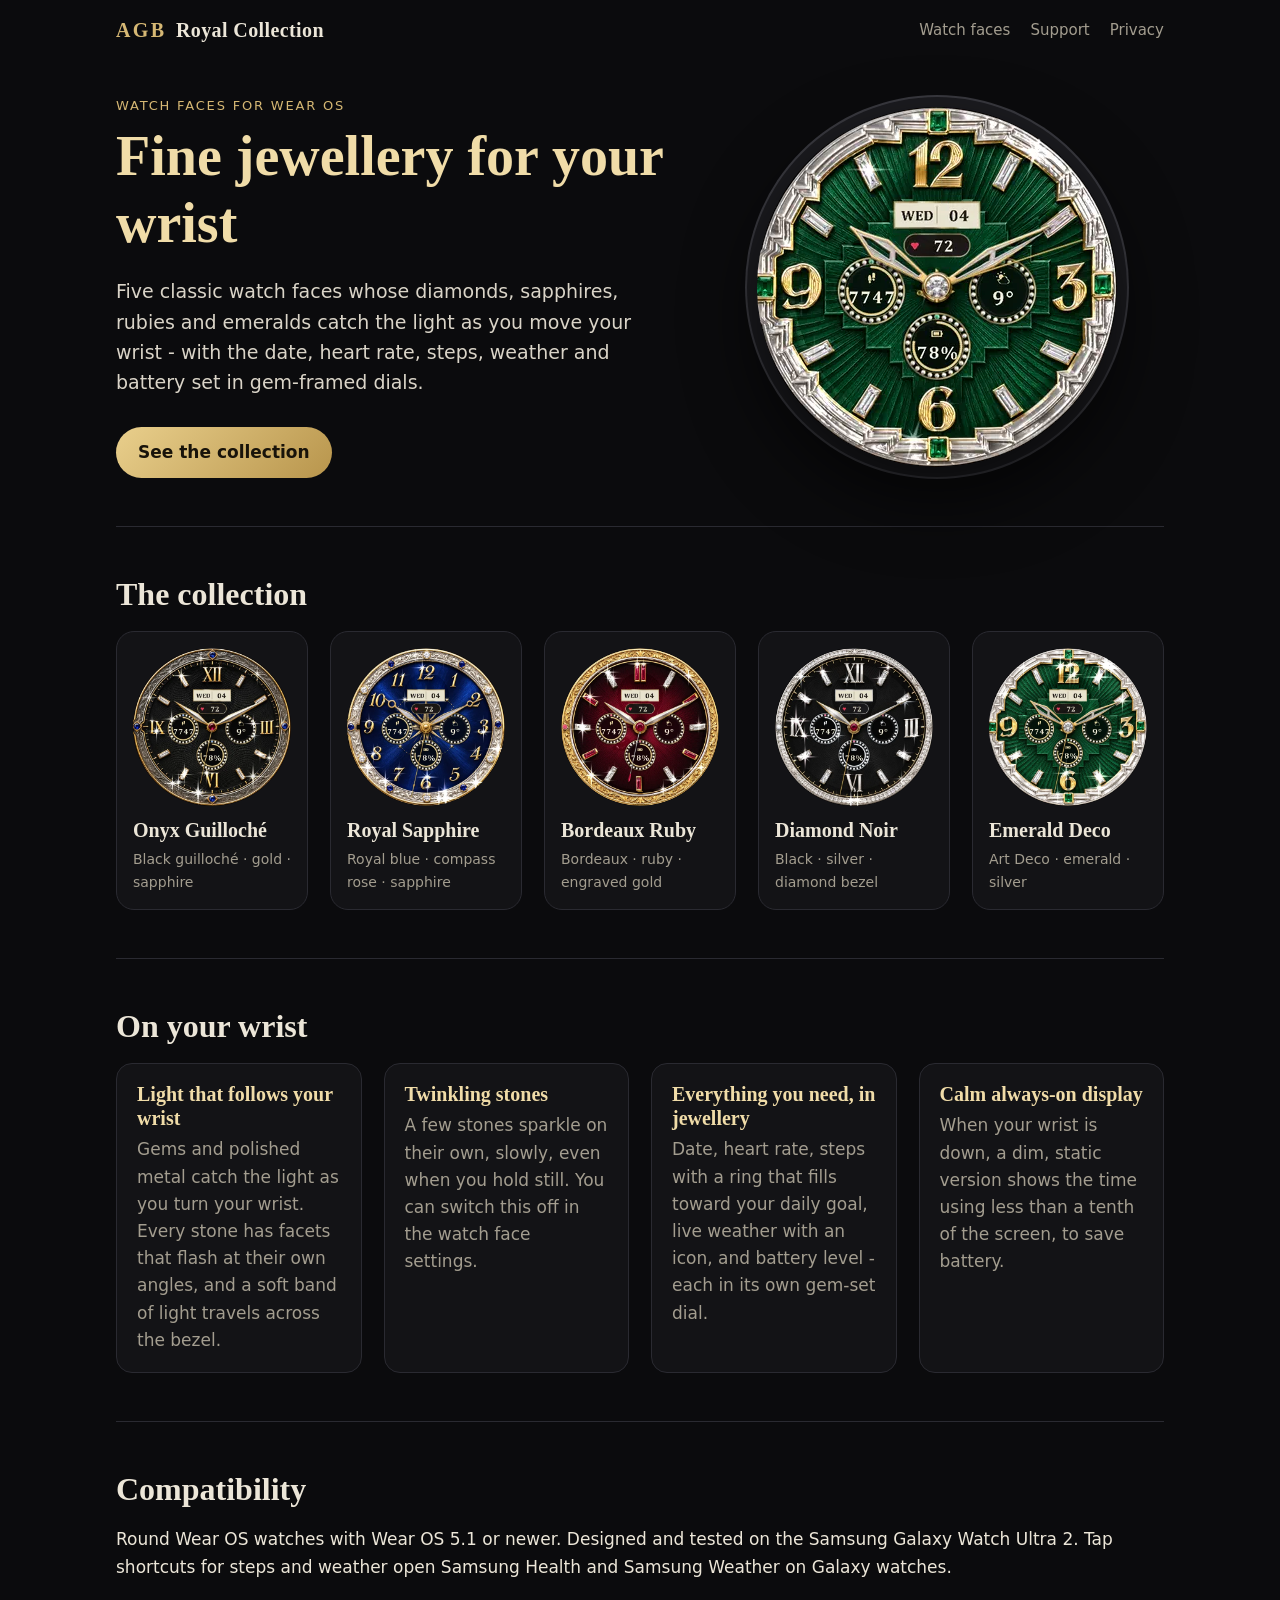
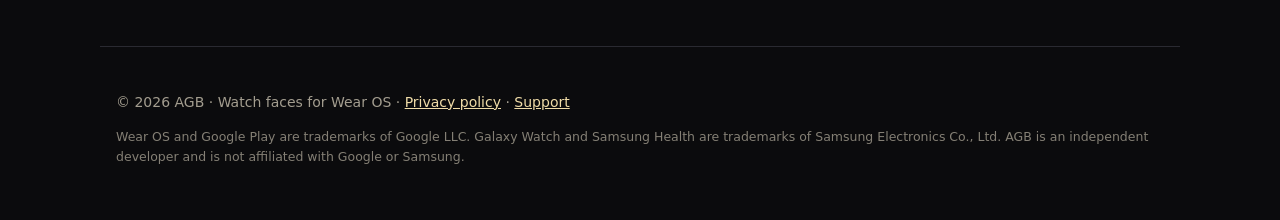
<file: index.html>
<!doctype html>
<html lang="en">
<head>
<meta charset="utf-8">
<meta name="viewport" content="width=device-width, initial-scale=1">
<title>AGB Royal Collection - jewel watch faces for Wear OS</title>
<meta name="description" content="Luxury jewel watch faces for Wear OS by AGB.">
<meta property="og:title" content="AGB Royal Collection - jewel watch faces for Wear OS">
<meta property="og:description" content="Luxury jewel watch faces for Wear OS by AGB.">
<link rel="icon" type="image/png" href="assets/favicon.png">
<link rel="stylesheet" href="assets/style.css">
</head>
<body>
<header class="top">
  <a class="brand" href="index.html"><span class="mark">AGB</span> Royal Collection</a>
  <nav><a href="index.html#collection">Watch faces</a><a href="support.html">Support</a><a href="privacy.html">Privacy</a></nav>
</header>
<main>
<section class="hero">
  <div class="hero-text">
    <p class="eyebrow">Watch faces for Wear OS</p>
    <h1>Fine jewellery for your wrist</h1>
    <p class="lead">Five classic watch faces whose diamonds, sapphires, rubies and emeralds catch the light as you move your wrist - with the date, heart rate, steps, weather and battery set in gem-framed dials.</p>
    <a class="btn" href="#collection">See the collection</a>
  </div>
  <div class="hero-art"><img src="assets/emerald-shine.webp" alt="Emerald Deco watch face catching the light" width="360" height="360"></div>
</section>
<section id="collection">
  <h2>The collection</h2>
  <div class="grid">
    <a class="card" href="faces/onyx.html">
      <img src="assets/onyx.webp" alt="Onyx Guilloché watch face" width="512" height="512" loading="lazy">
      <h3>Onyx Guilloché</h3>
      <p>Black guilloché · gold · sapphire</p>
    </a>
    <a class="card" href="faces/sapphire.html">
      <img src="assets/sapphire.webp" alt="Royal Sapphire watch face" width="512" height="512" loading="lazy">
      <h3>Royal Sapphire</h3>
      <p>Royal blue · compass rose · sapphire</p>
    </a>
    <a class="card" href="faces/ruby.html">
      <img src="assets/ruby.webp" alt="Bordeaux Ruby watch face" width="512" height="512" loading="lazy">
      <h3>Bordeaux Ruby</h3>
      <p>Bordeaux · ruby · engraved gold</p>
    </a>
    <a class="card" href="faces/diamond.html">
      <img src="assets/diamond.webp" alt="Diamond Noir watch face" width="512" height="512" loading="lazy">
      <h3>Diamond Noir</h3>
      <p>Black · silver · diamond bezel</p>
    </a>
    <a class="card" href="faces/emerald.html">
      <img src="assets/emerald.webp" alt="Emerald Deco watch face" width="512" height="512" loading="lazy">
      <h3>Emerald Deco</h3>
      <p>Art Deco · emerald · silver</p>
    </a>
  </div>
</section>
<section class="features">
  <h2>On your wrist</h2>
  <div class="feats">
    <div class="feat"><h3>Light that follows your wrist</h3><p>Gems and polished metal catch the light as you turn your wrist. Every stone has facets that flash at their own angles, and a soft band of light travels across the bezel.</p></div>
    <div class="feat"><h3>Twinkling stones</h3><p>A few stones sparkle on their own, slowly, even when you hold still. You can switch this off in the watch face settings.</p></div>
    <div class="feat"><h3>Everything you need, in jewellery</h3><p>Date, heart rate, steps with a ring that fills toward your daily goal, live weather with an icon, and battery level - each in its own gem-set dial.</p></div>
    <div class="feat"><h3>Calm always-on display</h3><p>When your wrist is down, a dim, static version shows the time using less than a tenth of the screen, to save battery.</p></div>
  </div>
</section>
<section class="compat">
  <h2>Compatibility</h2>
  <p>Round Wear OS watches with Wear OS 5.1 or newer. Designed and tested on the Samsung Galaxy Watch Ultra 2. Tap shortcuts for steps and weather open Samsung Health and Samsung Weather on Galaxy watches.</p>
</section>
</main>
<footer>
  <p>© 2026 AGB · Watch faces for Wear OS · <a href="privacy.html">Privacy policy</a> · <a href="support.html">Support</a></p>
  <p class="fine">Wear OS and Google Play are trademarks of Google LLC. Galaxy Watch and Samsung Health are trademarks of Samsung Electronics Co., Ltd. AGB is an independent developer and is not affiliated with Google or Samsung.</p>
</footer>
</body>
</html>
</file>
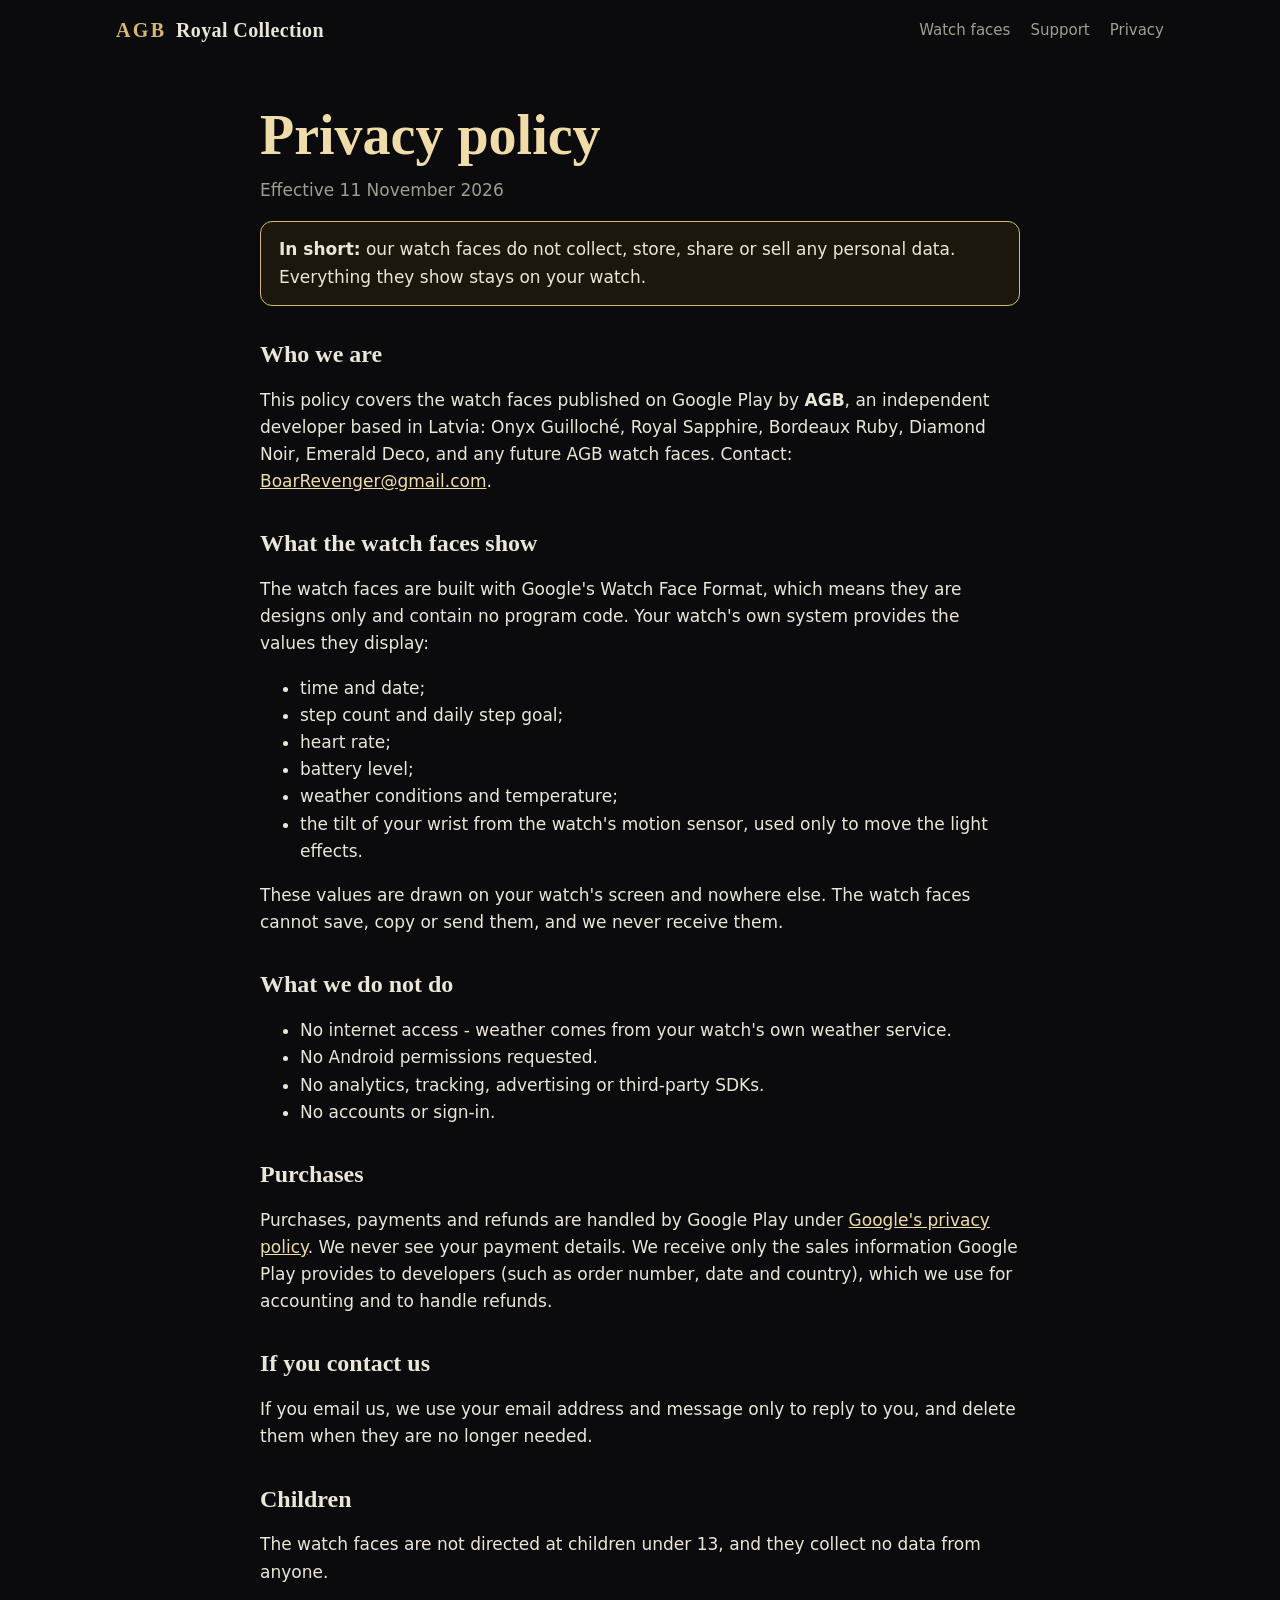
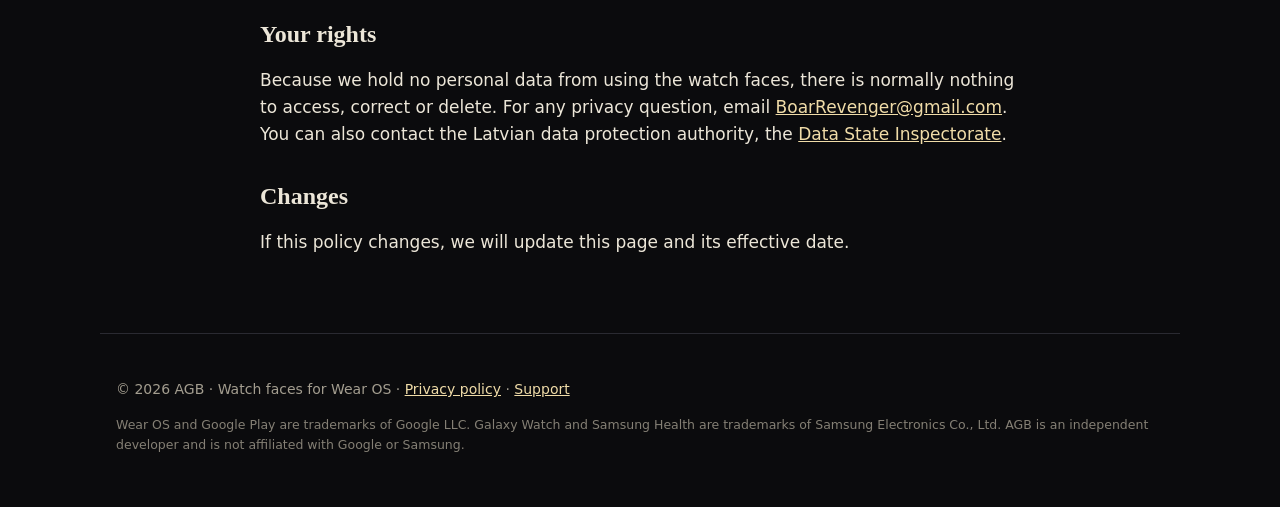
<file: privacy.html>
<!doctype html>
<html lang="en">
<head>
<meta charset="utf-8">
<meta name="viewport" content="width=device-width, initial-scale=1">
<title>Privacy policy - AGB watch faces</title>
<meta name="description" content="Privacy policy for AGB watch faces for Wear OS: no data is collected.">
<meta property="og:title" content="Privacy policy - AGB watch faces">
<meta property="og:description" content="Privacy policy for AGB watch faces for Wear OS: no data is collected.">
<link rel="icon" type="image/png" href="assets/favicon.png">
<link rel="stylesheet" href="assets/style.css">
</head>
<body>
<header class="top">
  <a class="brand" href="index.html"><span class="mark">AGB</span> Royal Collection</a>
  <nav><a href="index.html#collection">Watch faces</a><a href="support.html">Support</a><a href="privacy.html">Privacy</a></nav>
</header>
<main>
<article class="doc">
<h1>Privacy policy</h1>
<p class="meta">Effective 11 November 2026</p>
<div class="callout"><b>In short:</b> our watch faces do not collect, store, share or sell any personal data. Everything they show stays on your watch.</div>

<h2>Who we are</h2>
<p>This policy covers the watch faces published on Google Play by <b>AGB</b>, an independent developer based in Latvia: Onyx Guilloché, Royal Sapphire, Bordeaux Ruby, Diamond Noir, Emerald Deco, and any future AGB watch faces. Contact: <a href="mailto:BoarRevenger@gmail.com">BoarRevenger@gmail.com</a>.</p>

<h2>What the watch faces show</h2>
<p>The watch faces are built with Google's Watch Face Format, which means they are designs only and contain no program code. Your watch's own system provides the values they display:</p>
<ul>
<li>time and date;</li>
<li>step count and daily step goal;</li>
<li>heart rate;</li>
<li>battery level;</li>
<li>weather conditions and temperature;</li>
<li>the tilt of your wrist from the watch's motion sensor, used only to move the light effects.</li>
</ul>
<p>These values are drawn on your watch's screen and nowhere else. The watch faces cannot save, copy or send them, and we never receive them.</p>

<h2>What we do not do</h2>
<ul>
<li>No internet access - weather comes from your watch's own weather service.</li>
<li>No Android permissions requested.</li>
<li>No analytics, tracking, advertising or third-party SDKs.</li>
<li>No accounts or sign-in.</li>
</ul>

<h2>Purchases</h2>
<p>Purchases, payments and refunds are handled by Google Play under <a href="https://policies.google.com/privacy">Google's privacy policy</a>. We never see your payment details. We receive only the sales information Google Play provides to developers (such as order number, date and country), which we use for accounting and to handle refunds.</p>

<h2>If you contact us</h2>
<p>If you email us, we use your email address and message only to reply to you, and delete them when they are no longer needed.</p>

<h2>Children</h2>
<p>The watch faces are not directed at children under 13, and they collect no data from anyone.</p>

<h2>Your rights</h2>
<p>Because we hold no personal data from using the watch faces, there is normally nothing to access, correct or delete. For any privacy question, email <a href="mailto:BoarRevenger@gmail.com">BoarRevenger@gmail.com</a>. You can also contact the Latvian data protection authority, the <a href="https://www.dvi.gov.lv/en">Data State Inspectorate</a>.</p>

<h2>Changes</h2>
<p>If this policy changes, we will update this page and its effective date.</p>
</article>
</main>
<footer>
  <p>© 2026 AGB · Watch faces for Wear OS · <a href="privacy.html">Privacy policy</a> · <a href="support.html">Support</a></p>
  <p class="fine">Wear OS and Google Play are trademarks of Google LLC. Galaxy Watch and Samsung Health are trademarks of Samsung Electronics Co., Ltd. AGB is an independent developer and is not affiliated with Google or Samsung.</p>
</footer>
</body>
</html>
</file>
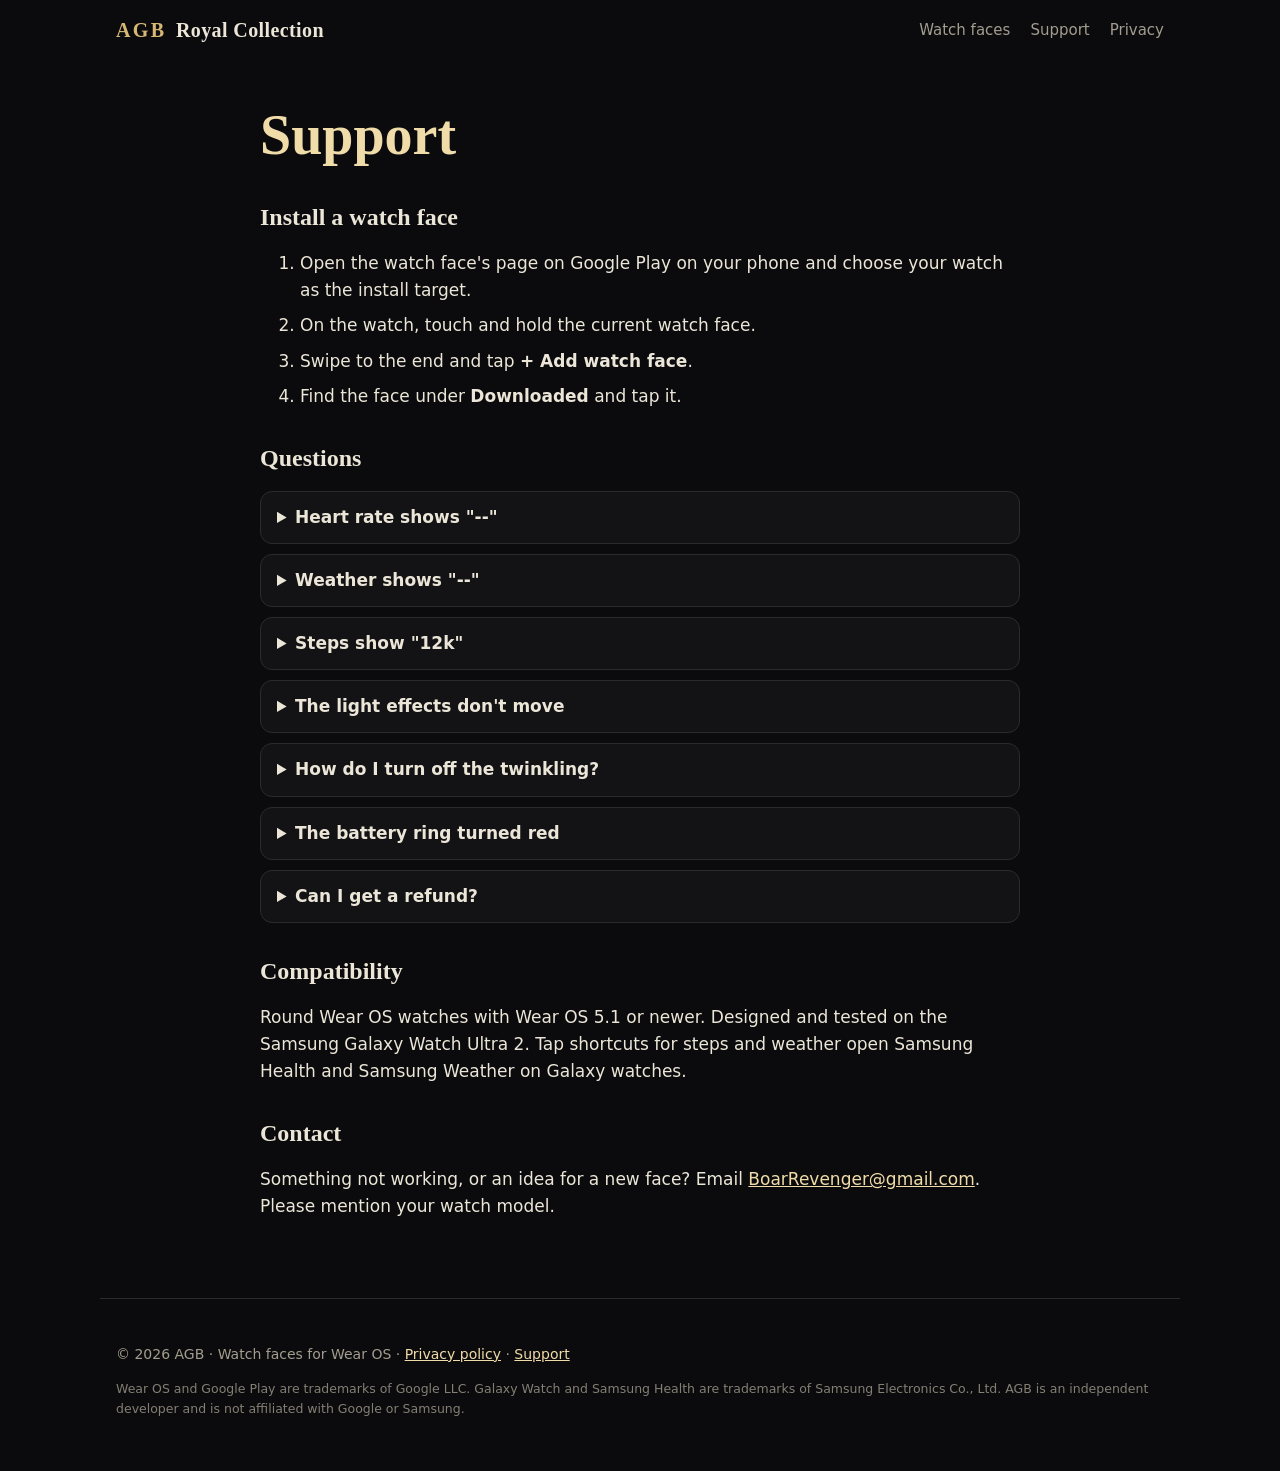
<file: support.html>
<!doctype html>
<html lang="en">
<head>
<meta charset="utf-8">
<meta name="viewport" content="width=device-width, initial-scale=1">
<title>Support - AGB watch faces</title>
<meta name="description" content="Help and contact for AGB watch faces for Wear OS.">
<meta property="og:title" content="Support - AGB watch faces">
<meta property="og:description" content="Help and contact for AGB watch faces for Wear OS.">
<link rel="icon" type="image/png" href="assets/favicon.png">
<link rel="stylesheet" href="assets/style.css">
</head>
<body>
<header class="top">
  <a class="brand" href="index.html"><span class="mark">AGB</span> Royal Collection</a>
  <nav><a href="index.html#collection">Watch faces</a><a href="support.html">Support</a><a href="privacy.html">Privacy</a></nav>
</header>
<main>
<article class="doc">
<h1>Support</h1>
<h2>Install a watch face</h2>
<ol class="steps">
<li>Open the watch face's page on Google Play on your phone and choose your watch as the install target.</li>
<li>On the watch, touch and hold the current watch face.</li>
<li>Swipe to the end and tap <b>+ Add watch face</b>.</li>
<li>Find the face under <b>Downloaded</b> and tap it.</li>
</ol>
<h2>Questions</h2>
<details><summary>Heart rate shows &quot;--&quot;</summary><p>Your watch hasn't measured your heart rate yet. Wear the watch snugly, or measure once in Samsung Health; the value appears after the next reading.</p></details>
<details><summary>Weather shows &quot;--&quot;</summary><p>The watch has no weather data yet. Open the Weather app on your watch once, and make sure your phone is connected and location is allowed for weather.</p></details>
<details><summary>Steps show &quot;12k&quot;</summary><p>Above 9,999 steps the count is shortened so it fits the dial: 12k means about twelve thousand.</p></details>
<details><summary>The light effects don&#x27;t move</summary><p>They follow your wrist while the screen is on. The always-on display is static on purpose, to save battery.</p></details>
<details><summary>How do I turn off the twinkling?</summary><p>Touch and hold the watch face, tap <b>Customise</b>, and switch off <b>Twinkle</b>.</p></details>
<details><summary>The battery ring turned red</summary><p>That's a reminder: the battery is at 15% or less.</p></details>
<details><summary>Can I get a refund?</summary><p>Purchases and refunds are handled by Google Play. You can request a refund from your Google Play order history.</p></details>
<h2>Compatibility</h2>
<p>Round Wear OS watches with Wear OS 5.1 or newer. Designed and tested on the Samsung Galaxy Watch Ultra 2. Tap shortcuts for steps and weather open Samsung Health and Samsung Weather on Galaxy watches.</p>
<h2>Contact</h2>
<p>Something not working, or an idea for a new face? Email <a href="mailto:BoarRevenger@gmail.com">BoarRevenger@gmail.com</a>. Please mention your watch model.</p>
</article>
</main>
<footer>
  <p>© 2026 AGB · Watch faces for Wear OS · <a href="privacy.html">Privacy policy</a> · <a href="support.html">Support</a></p>
  <p class="fine">Wear OS and Google Play are trademarks of Google LLC. Galaxy Watch and Samsung Health are trademarks of Samsung Electronics Co., Ltd. AGB is an independent developer and is not affiliated with Google or Samsung.</p>
</footer>
</body>
</html>
</file>
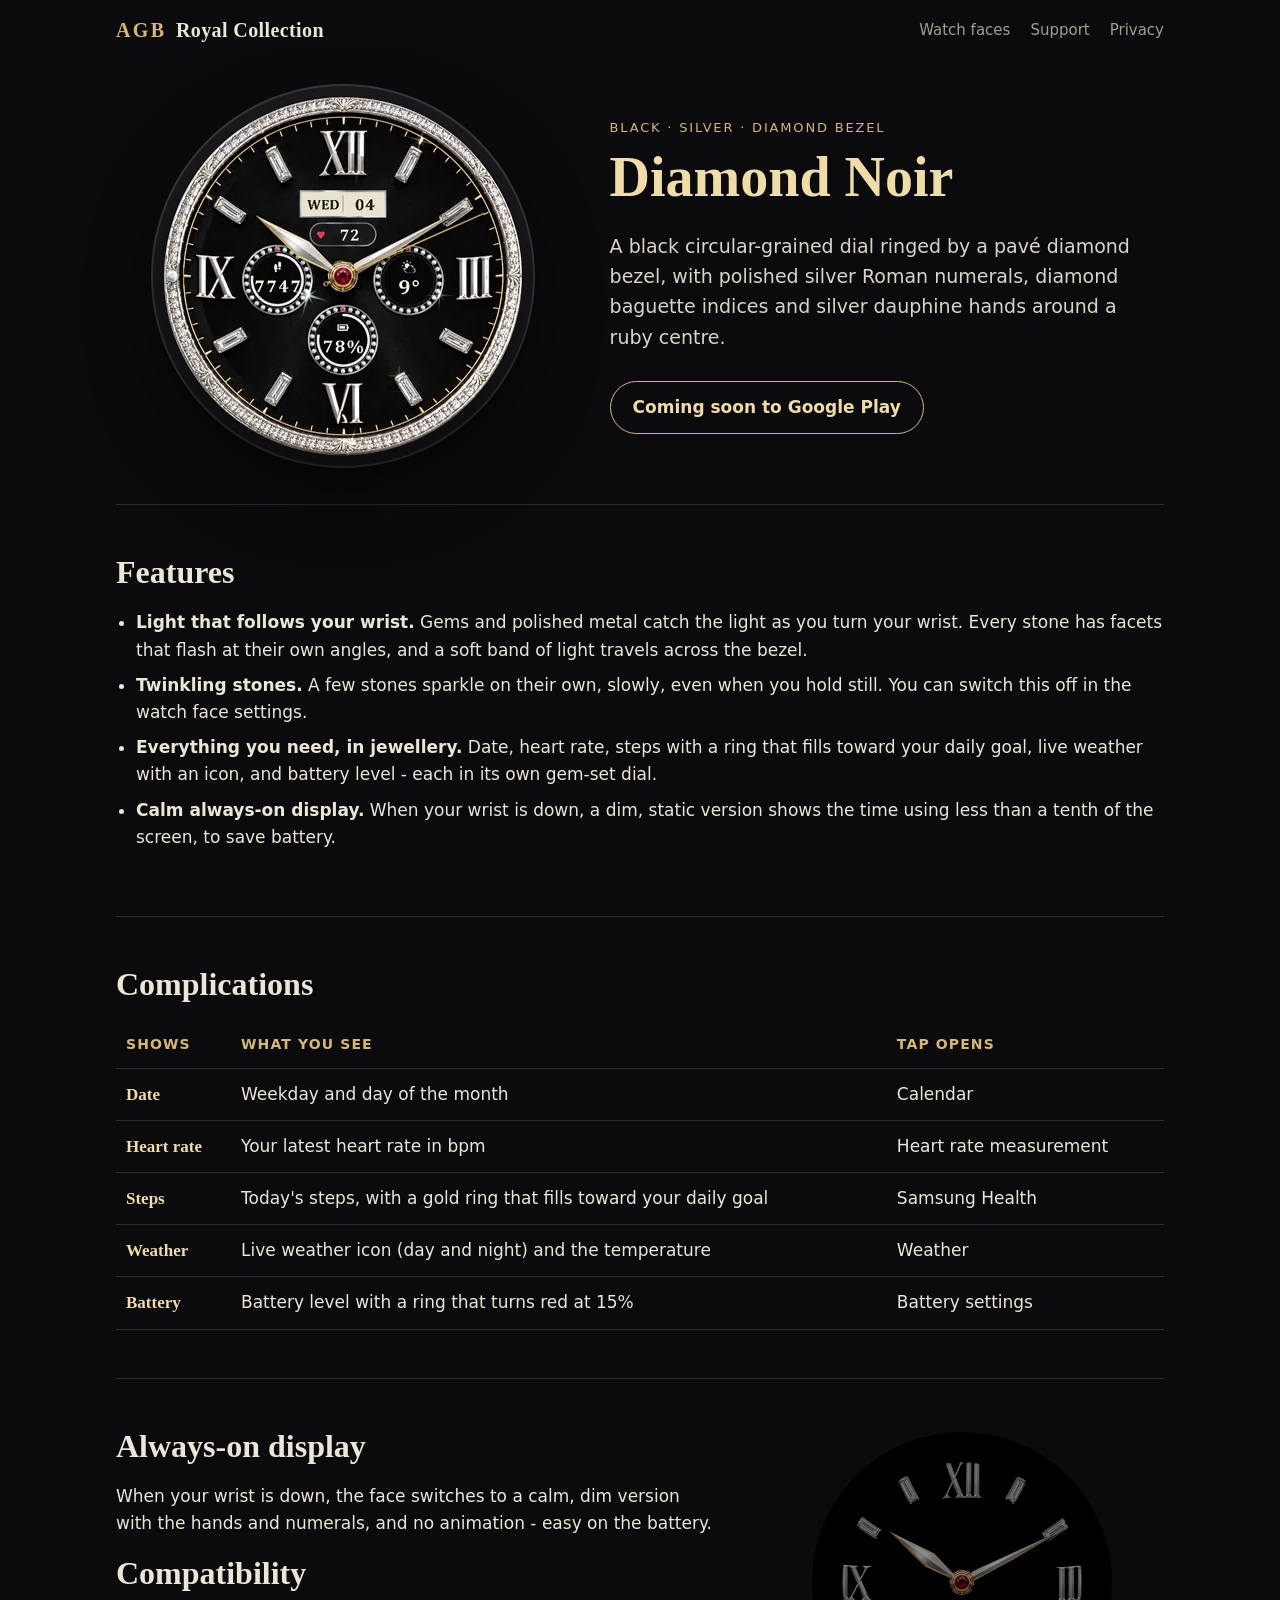
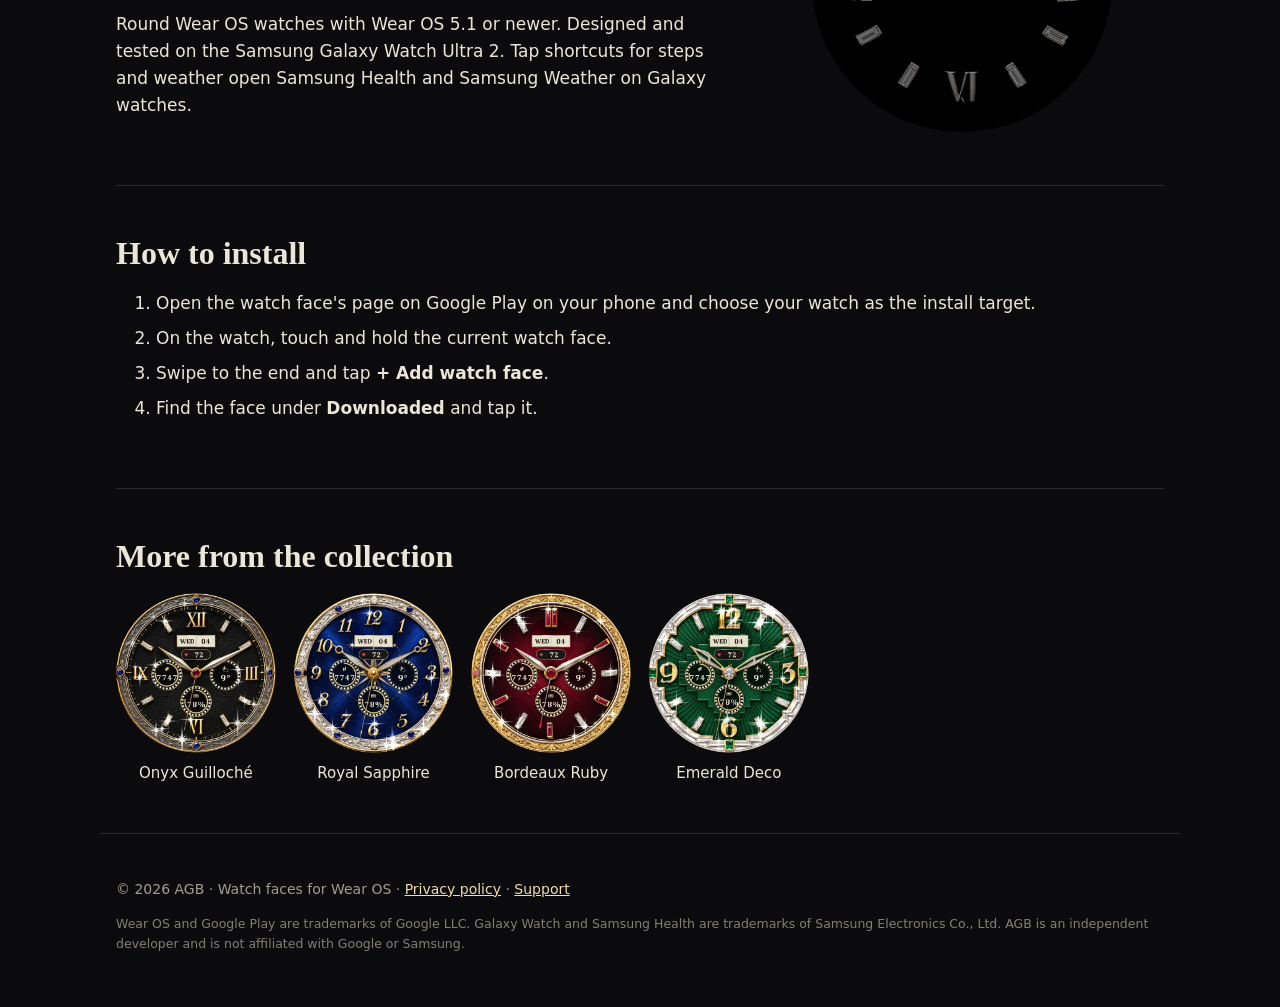
<file: faces/diamond.html>
<!doctype html>
<html lang="en">
<head>
<meta charset="utf-8">
<meta name="viewport" content="width=device-width, initial-scale=1">
<title>Diamond Noir - AGB watch face for Wear OS</title>
<meta name="description" content="A black circular-grained dial ringed by a pavé diamond bezel, with polished silver Roman numerals, diamond baguette indices and silver dauphine hands around a ruby centre.">
<meta property="og:title" content="Diamond Noir - AGB watch face for Wear OS">
<meta property="og:description" content="A black circular-grained dial ringed by a pavé diamond bezel, with polished silver Roman numerals, diamond baguette indices and silver dauphine hands around a ruby centre.">
<link rel="icon" type="image/png" href="../assets/favicon.png">
<link rel="stylesheet" href="../assets/style.css">
</head>
<body>
<header class="top">
  <a class="brand" href="../index.html"><span class="mark">AGB</span> Royal Collection</a>
  <nav><a href="../index.html#collection">Watch faces</a><a href="../support.html">Support</a><a href="../privacy.html">Privacy</a></nav>
</header>
<main>
<section class="face-hero">
  <div class="hero-art"><img src="../assets/diamond-shine.webp" alt="Diamond Noir watch face catching the light" width="360" height="360"></div>
  <div class="hero-text">
    <p class="eyebrow">Black · silver · diamond bezel</p>
    <h1>Diamond Noir</h1>
    <p class="lead">A black circular-grained dial ringed by a pavé diamond bezel, with polished silver Roman numerals, diamond baguette indices and silver dauphine hands around a ruby centre.</p>
    <span class="btn ghost">Coming soon to Google Play</span>
  </div>
</section>
<section>
  <h2>Features</h2>
  <ul class="ticks">
<li><b>Light that follows your wrist.</b> Gems and polished metal catch the light as you turn your wrist. Every stone has facets that flash at their own angles, and a soft band of light travels across the bezel.</li>
<li><b>Twinkling stones.</b> A few stones sparkle on their own, slowly, even when you hold still. You can switch this off in the watch face settings.</li>
<li><b>Everything you need, in jewellery.</b> Date, heart rate, steps with a ring that fills toward your daily goal, live weather with an icon, and battery level - each in its own gem-set dial.</li>
<li><b>Calm always-on display.</b> When your wrist is down, a dim, static version shows the time using less than a tenth of the screen, to save battery.</li>
  </ul>
</section>
<section>
  <h2>Complications</h2>
  <div class="table-wrap"><table>
    <thead><tr><th>Shows</th><th>What you see</th><th>Tap opens</th></tr></thead>
    <tbody>
<tr><th>Date</th><td>Weekday and day of the month</td><td>Calendar</td></tr>
<tr><th>Heart rate</th><td>Your latest heart rate in bpm</td><td>Heart rate measurement</td></tr>
<tr><th>Steps</th><td>Today&#x27;s steps, with a gold ring that fills toward your daily goal</td><td>Samsung Health</td></tr>
<tr><th>Weather</th><td>Live weather icon (day and night) and the temperature</td><td>Weather</td></tr>
<tr><th>Battery</th><td>Battery level with a ring that turns red at 15%</td><td>Battery settings</td></tr>
    </tbody>
  </table></div>
</section>
<section class="split">
  <div>
    <h2>Always-on display</h2>
    <p>When your wrist is down, the face switches to a calm, dim version with the hands and numerals, and no animation - easy on the battery.</p>
    <h2>Compatibility</h2>
    <p>Round Wear OS watches with Wear OS 5.1 or newer. Designed and tested on the Samsung Galaxy Watch Ultra 2. Tap shortcuts for steps and weather open Samsung Health and Samsung Weather on Galaxy watches.</p>
  </div>
  <img class="aod" src="../assets/diamond-aod.webp" alt="Diamond Noir always-on display" width="512" height="512" loading="lazy">
</section>
<section>
  <h2>How to install</h2>
  <ol class="steps">
<li>Open the watch face's page on Google Play on your phone and choose your watch as the install target.</li>
<li>On the watch, touch and hold the current watch face.</li>
<li>Swipe to the end and tap <b>+ Add watch face</b>.</li>
<li>Find the face under <b>Downloaded</b> and tap it.</li>
  </ol>
</section>
<section>
  <h2>More from the collection</h2>
  <div class="others">
<a href="onyx.html"><img src="../assets/onyx.webp" alt="" width="512" height="512" loading="lazy"><span>Onyx Guilloché</span></a>
<a href="sapphire.html"><img src="../assets/sapphire.webp" alt="" width="512" height="512" loading="lazy"><span>Royal Sapphire</span></a>
<a href="ruby.html"><img src="../assets/ruby.webp" alt="" width="512" height="512" loading="lazy"><span>Bordeaux Ruby</span></a>
<a href="emerald.html"><img src="../assets/emerald.webp" alt="" width="512" height="512" loading="lazy"><span>Emerald Deco</span></a>
  </div>
</section>
</main>
<footer>
  <p>© 2026 AGB · Watch faces for Wear OS · <a href="../privacy.html">Privacy policy</a> · <a href="../support.html">Support</a></p>
  <p class="fine">Wear OS and Google Play are trademarks of Google LLC. Galaxy Watch and Samsung Health are trademarks of Samsung Electronics Co., Ltd. AGB is an independent developer and is not affiliated with Google or Samsung.</p>
</footer>
</body>
</html>
</file>
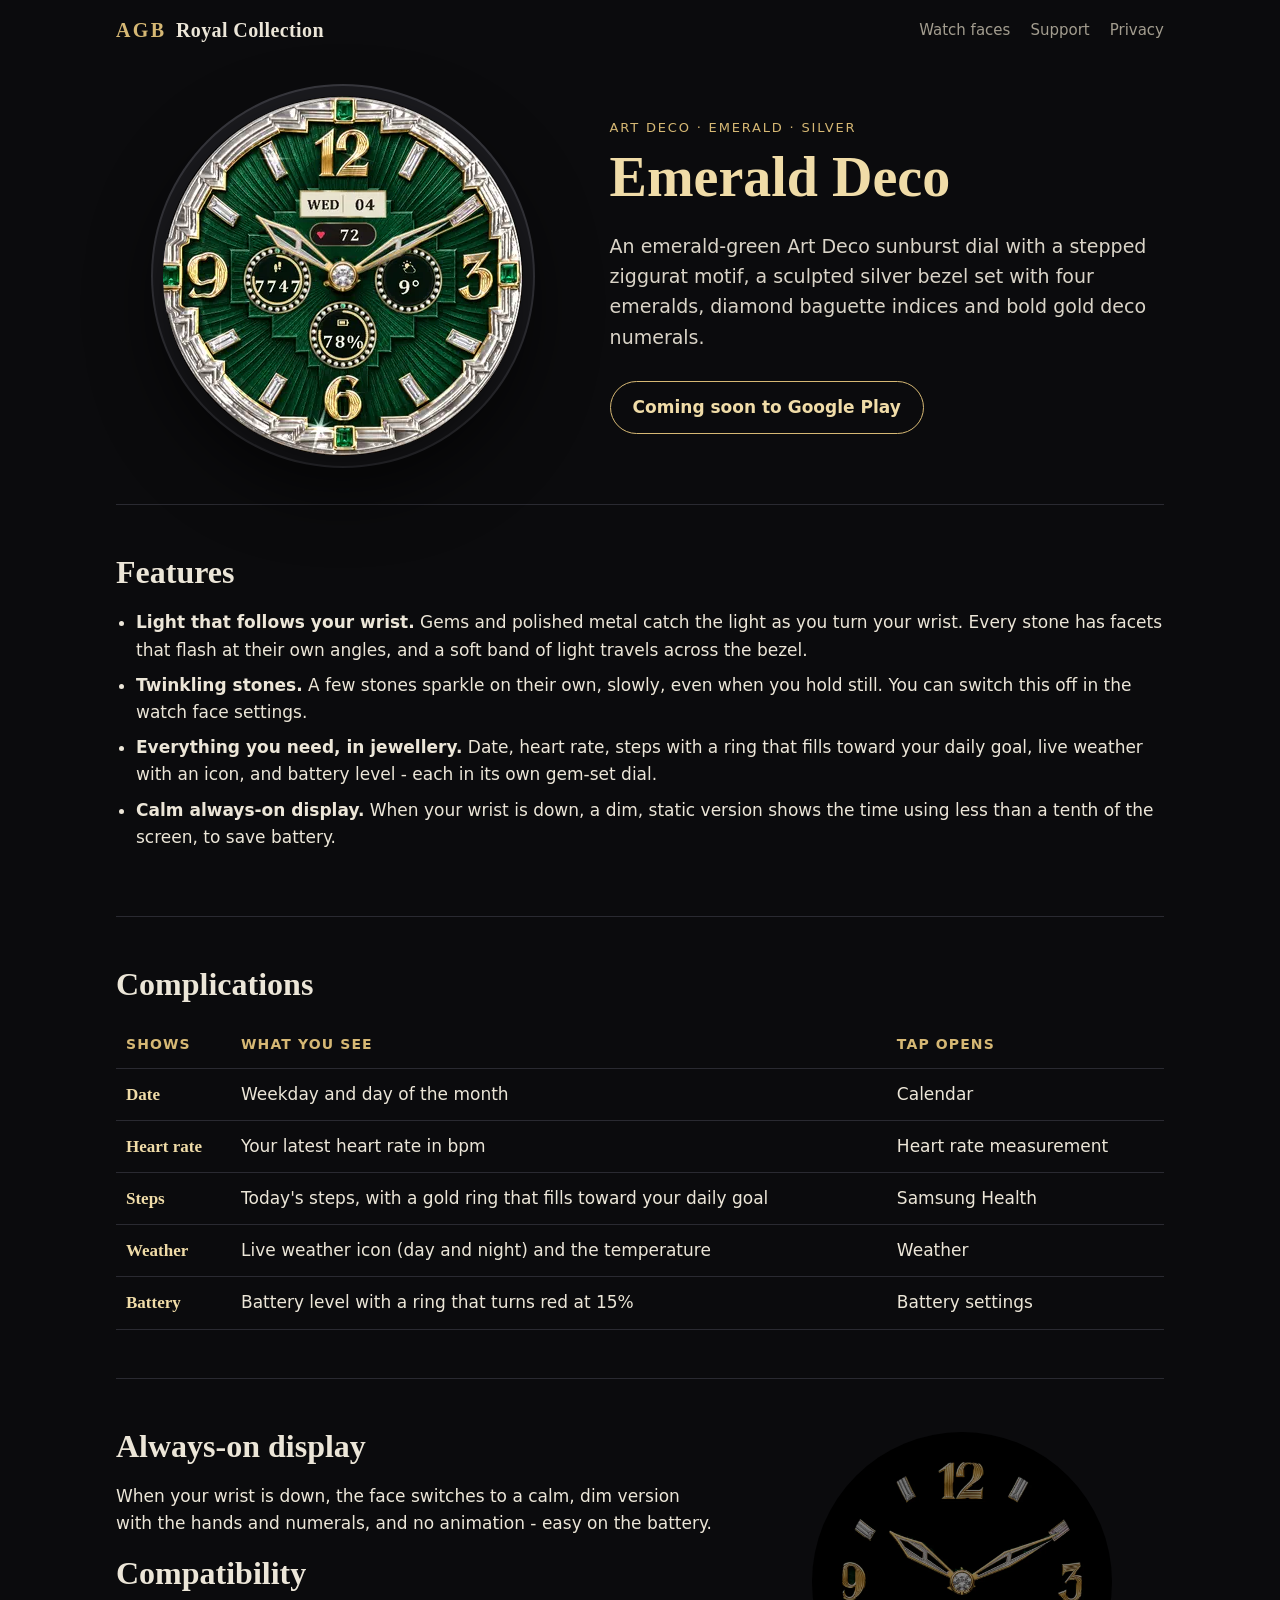
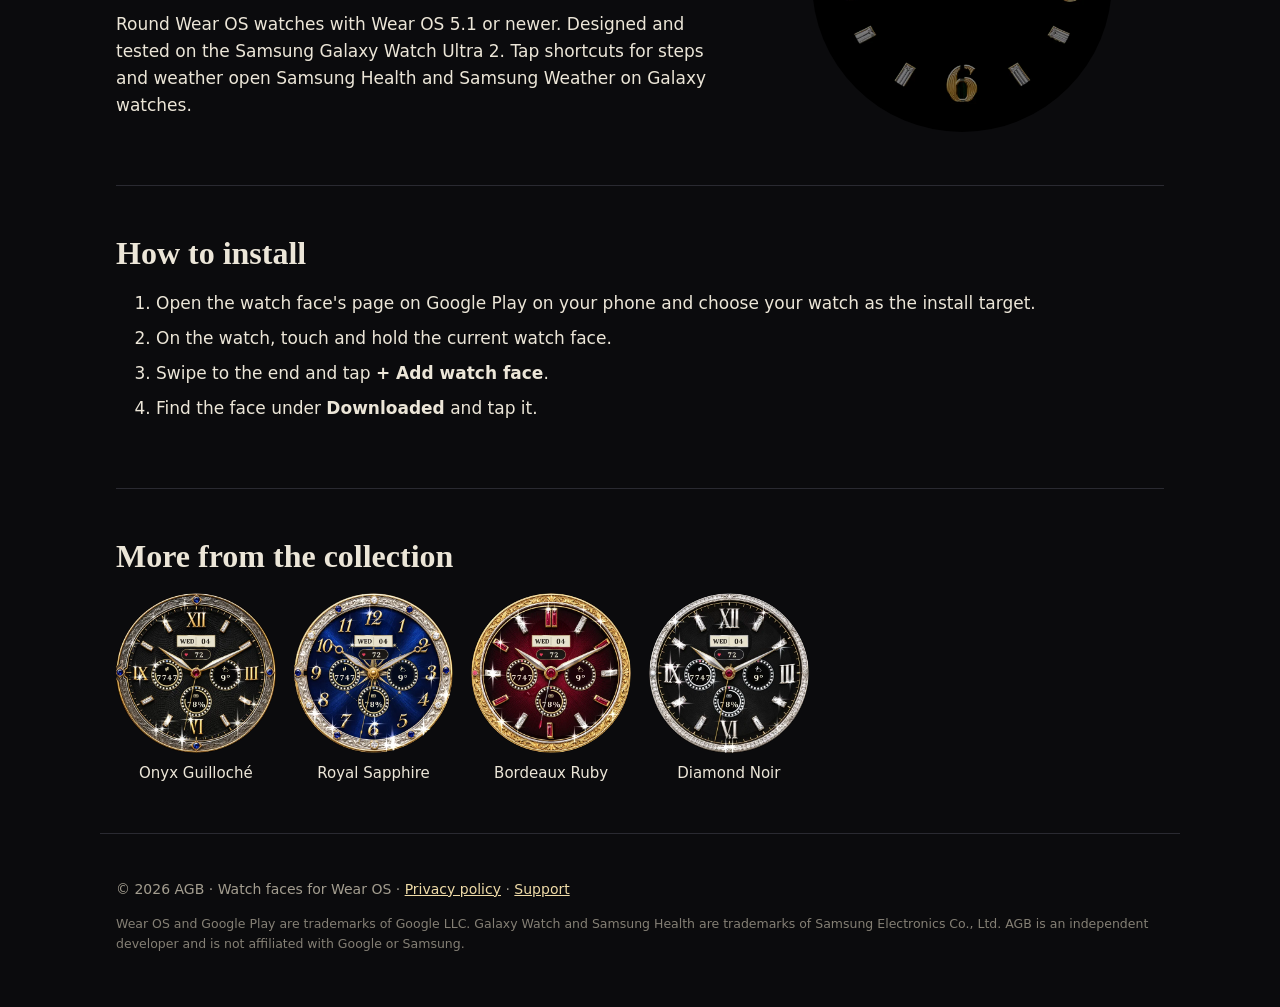
<file: faces/emerald.html>
<!doctype html>
<html lang="en">
<head>
<meta charset="utf-8">
<meta name="viewport" content="width=device-width, initial-scale=1">
<title>Emerald Deco - AGB watch face for Wear OS</title>
<meta name="description" content="An emerald-green Art Deco sunburst dial with a stepped ziggurat motif, a sculpted silver bezel set with four emeralds, diamond baguette indices and bold gold deco numerals.">
<meta property="og:title" content="Emerald Deco - AGB watch face for Wear OS">
<meta property="og:description" content="An emerald-green Art Deco sunburst dial with a stepped ziggurat motif, a sculpted silver bezel set with four emeralds, diamond baguette indices and bold gold deco numerals.">
<link rel="icon" type="image/png" href="../assets/favicon.png">
<link rel="stylesheet" href="../assets/style.css">
</head>
<body>
<header class="top">
  <a class="brand" href="../index.html"><span class="mark">AGB</span> Royal Collection</a>
  <nav><a href="../index.html#collection">Watch faces</a><a href="../support.html">Support</a><a href="../privacy.html">Privacy</a></nav>
</header>
<main>
<section class="face-hero">
  <div class="hero-art"><img src="../assets/emerald-shine.webp" alt="Emerald Deco watch face catching the light" width="360" height="360"></div>
  <div class="hero-text">
    <p class="eyebrow">Art Deco · emerald · silver</p>
    <h1>Emerald Deco</h1>
    <p class="lead">An emerald-green Art Deco sunburst dial with a stepped ziggurat motif, a sculpted silver bezel set with four emeralds, diamond baguette indices and bold gold deco numerals.</p>
    <span class="btn ghost">Coming soon to Google Play</span>
  </div>
</section>
<section>
  <h2>Features</h2>
  <ul class="ticks">
<li><b>Light that follows your wrist.</b> Gems and polished metal catch the light as you turn your wrist. Every stone has facets that flash at their own angles, and a soft band of light travels across the bezel.</li>
<li><b>Twinkling stones.</b> A few stones sparkle on their own, slowly, even when you hold still. You can switch this off in the watch face settings.</li>
<li><b>Everything you need, in jewellery.</b> Date, heart rate, steps with a ring that fills toward your daily goal, live weather with an icon, and battery level - each in its own gem-set dial.</li>
<li><b>Calm always-on display.</b> When your wrist is down, a dim, static version shows the time using less than a tenth of the screen, to save battery.</li>
  </ul>
</section>
<section>
  <h2>Complications</h2>
  <div class="table-wrap"><table>
    <thead><tr><th>Shows</th><th>What you see</th><th>Tap opens</th></tr></thead>
    <tbody>
<tr><th>Date</th><td>Weekday and day of the month</td><td>Calendar</td></tr>
<tr><th>Heart rate</th><td>Your latest heart rate in bpm</td><td>Heart rate measurement</td></tr>
<tr><th>Steps</th><td>Today&#x27;s steps, with a gold ring that fills toward your daily goal</td><td>Samsung Health</td></tr>
<tr><th>Weather</th><td>Live weather icon (day and night) and the temperature</td><td>Weather</td></tr>
<tr><th>Battery</th><td>Battery level with a ring that turns red at 15%</td><td>Battery settings</td></tr>
    </tbody>
  </table></div>
</section>
<section class="split">
  <div>
    <h2>Always-on display</h2>
    <p>When your wrist is down, the face switches to a calm, dim version with the hands and numerals, and no animation - easy on the battery.</p>
    <h2>Compatibility</h2>
    <p>Round Wear OS watches with Wear OS 5.1 or newer. Designed and tested on the Samsung Galaxy Watch Ultra 2. Tap shortcuts for steps and weather open Samsung Health and Samsung Weather on Galaxy watches.</p>
  </div>
  <img class="aod" src="../assets/emerald-aod.webp" alt="Emerald Deco always-on display" width="512" height="512" loading="lazy">
</section>
<section>
  <h2>How to install</h2>
  <ol class="steps">
<li>Open the watch face's page on Google Play on your phone and choose your watch as the install target.</li>
<li>On the watch, touch and hold the current watch face.</li>
<li>Swipe to the end and tap <b>+ Add watch face</b>.</li>
<li>Find the face under <b>Downloaded</b> and tap it.</li>
  </ol>
</section>
<section>
  <h2>More from the collection</h2>
  <div class="others">
<a href="onyx.html"><img src="../assets/onyx.webp" alt="" width="512" height="512" loading="lazy"><span>Onyx Guilloché</span></a>
<a href="sapphire.html"><img src="../assets/sapphire.webp" alt="" width="512" height="512" loading="lazy"><span>Royal Sapphire</span></a>
<a href="ruby.html"><img src="../assets/ruby.webp" alt="" width="512" height="512" loading="lazy"><span>Bordeaux Ruby</span></a>
<a href="diamond.html"><img src="../assets/diamond.webp" alt="" width="512" height="512" loading="lazy"><span>Diamond Noir</span></a>
  </div>
</section>
</main>
<footer>
  <p>© 2026 AGB · Watch faces for Wear OS · <a href="../privacy.html">Privacy policy</a> · <a href="../support.html">Support</a></p>
  <p class="fine">Wear OS and Google Play are trademarks of Google LLC. Galaxy Watch and Samsung Health are trademarks of Samsung Electronics Co., Ltd. AGB is an independent developer and is not affiliated with Google or Samsung.</p>
</footer>
</body>
</html>
</file>
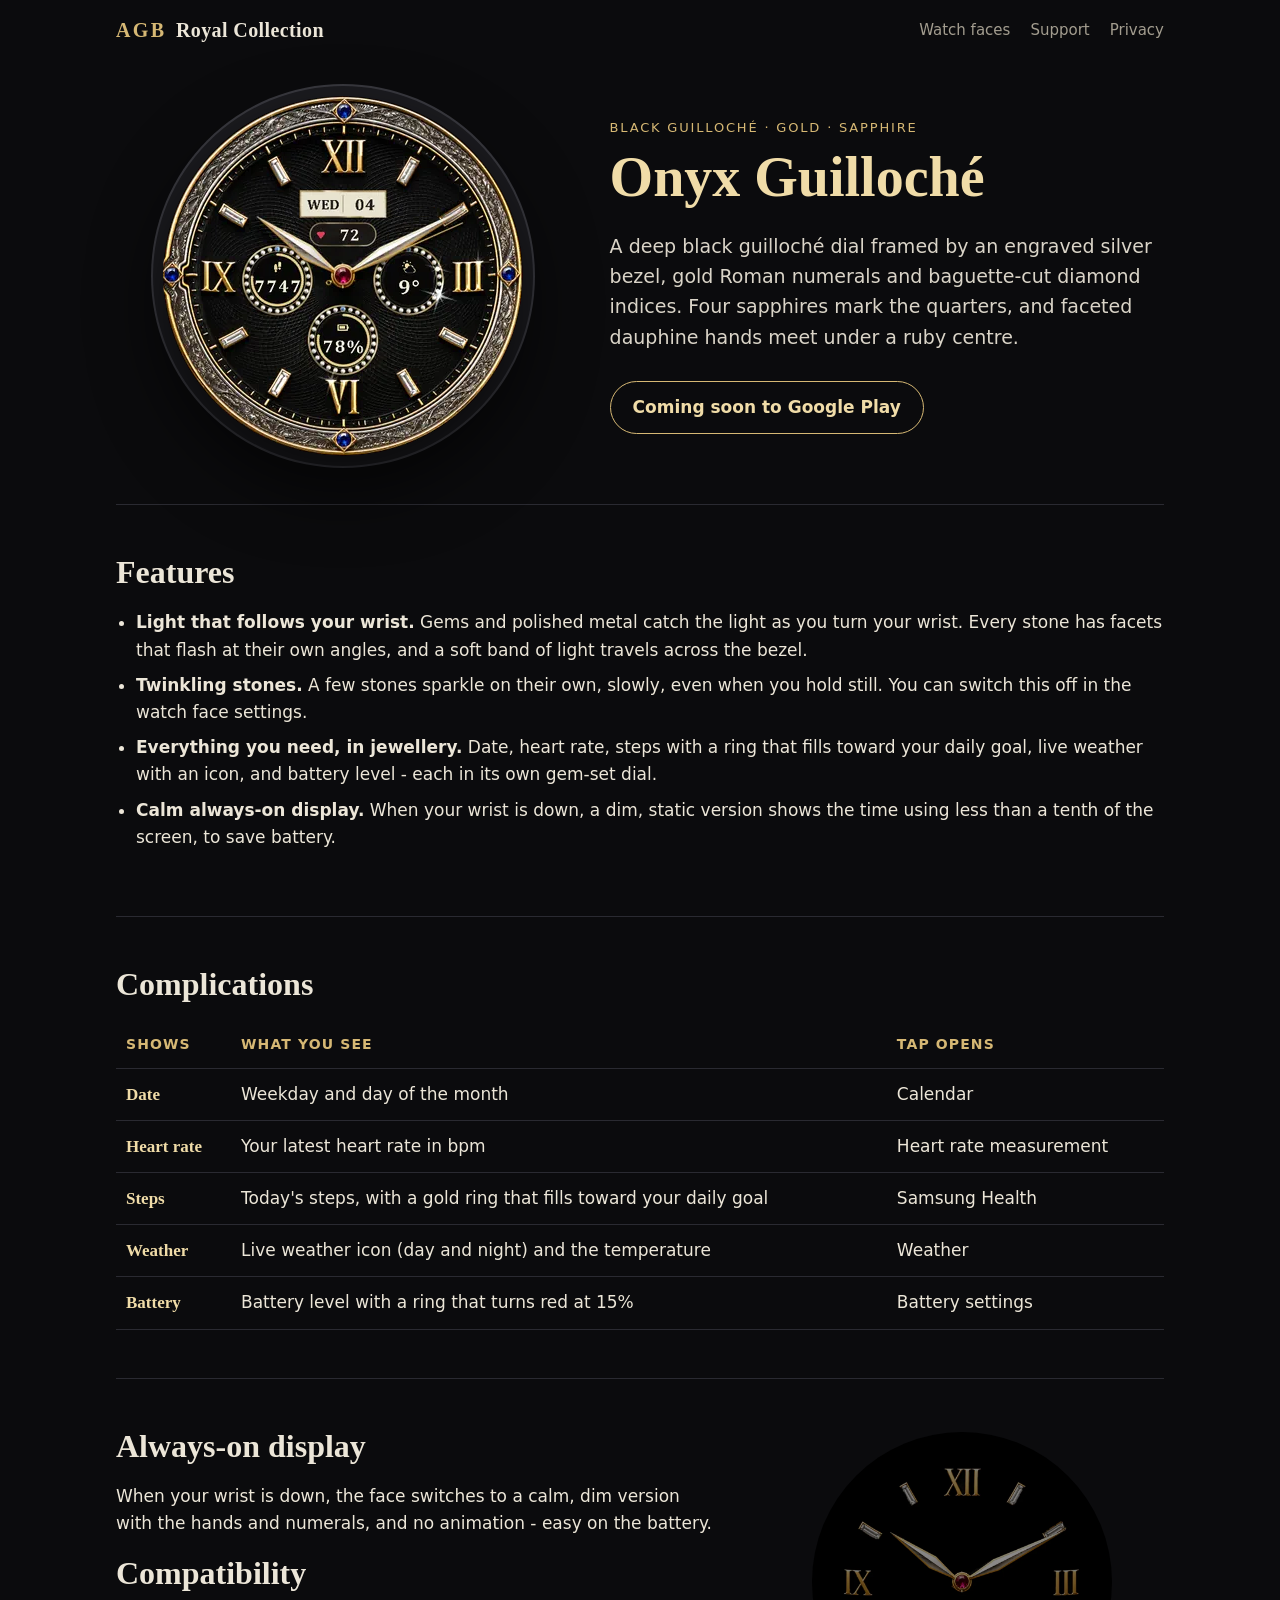
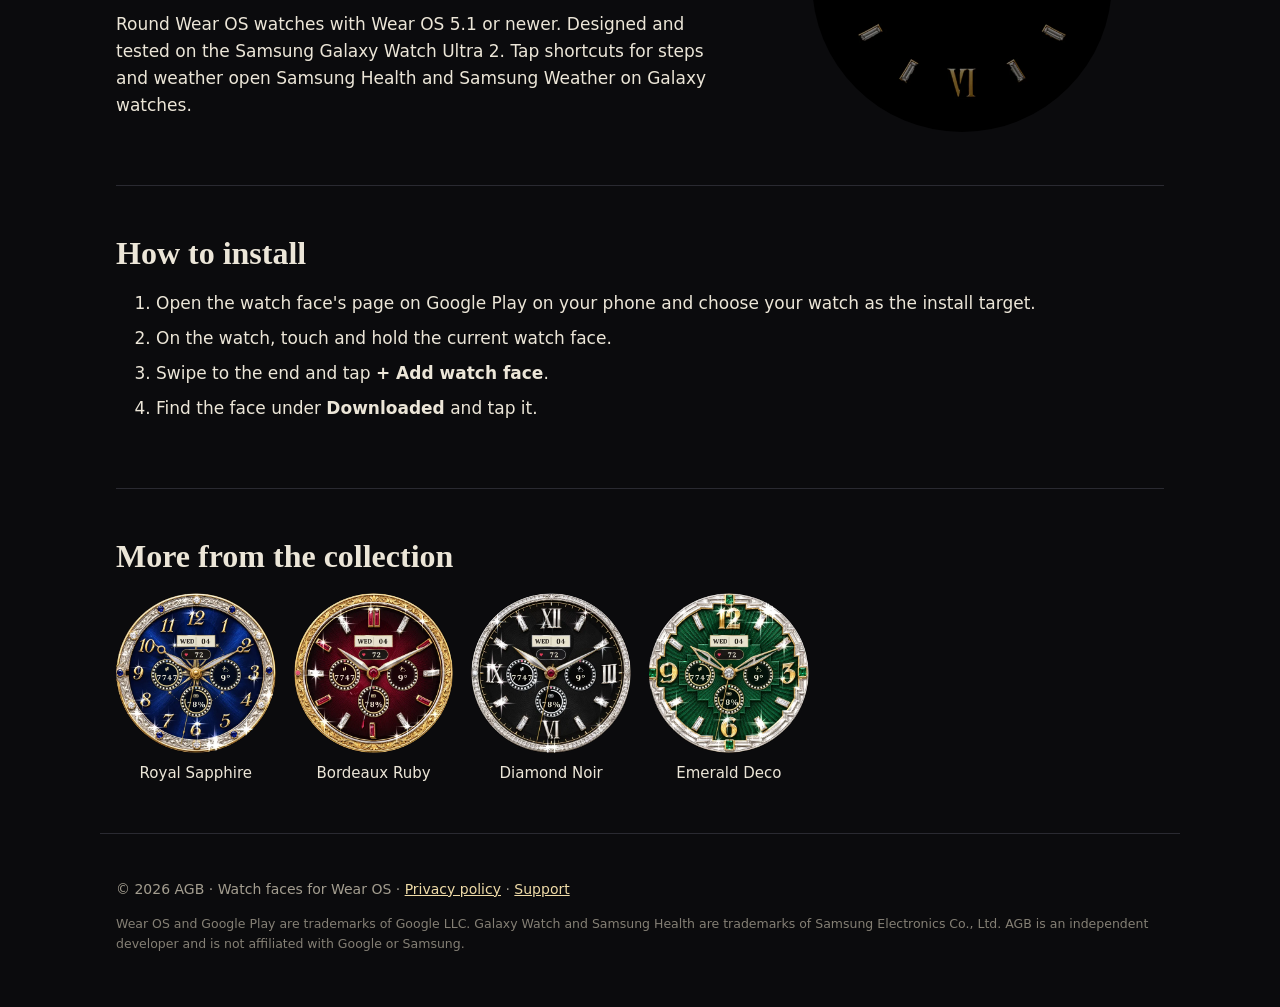
<file: faces/onyx.html>
<!doctype html>
<html lang="en">
<head>
<meta charset="utf-8">
<meta name="viewport" content="width=device-width, initial-scale=1">
<title>Onyx Guilloché - AGB watch face for Wear OS</title>
<meta name="description" content="A deep black guilloché dial framed by an engraved silver bezel, gold Roman numerals and baguette-cut diamond indices. Four sapphires mark the quarters, and faceted dauphine hands meet under a ruby centre.">
<meta property="og:title" content="Onyx Guilloché - AGB watch face for Wear OS">
<meta property="og:description" content="A deep black guilloché dial framed by an engraved silver bezel, gold Roman numerals and baguette-cut diamond indices. Four sapphires mark the quarters, and faceted dauphine hands meet under a ruby centre.">
<link rel="icon" type="image/png" href="../assets/favicon.png">
<link rel="stylesheet" href="../assets/style.css">
</head>
<body>
<header class="top">
  <a class="brand" href="../index.html"><span class="mark">AGB</span> Royal Collection</a>
  <nav><a href="../index.html#collection">Watch faces</a><a href="../support.html">Support</a><a href="../privacy.html">Privacy</a></nav>
</header>
<main>
<section class="face-hero">
  <div class="hero-art"><img src="../assets/onyx-shine.webp" alt="Onyx Guilloché watch face catching the light" width="360" height="360"></div>
  <div class="hero-text">
    <p class="eyebrow">Black guilloché · gold · sapphire</p>
    <h1>Onyx Guilloché</h1>
    <p class="lead">A deep black guilloché dial framed by an engraved silver bezel, gold Roman numerals and baguette-cut diamond indices. Four sapphires mark the quarters, and faceted dauphine hands meet under a ruby centre.</p>
    <span class="btn ghost">Coming soon to Google Play</span>
  </div>
</section>
<section>
  <h2>Features</h2>
  <ul class="ticks">
<li><b>Light that follows your wrist.</b> Gems and polished metal catch the light as you turn your wrist. Every stone has facets that flash at their own angles, and a soft band of light travels across the bezel.</li>
<li><b>Twinkling stones.</b> A few stones sparkle on their own, slowly, even when you hold still. You can switch this off in the watch face settings.</li>
<li><b>Everything you need, in jewellery.</b> Date, heart rate, steps with a ring that fills toward your daily goal, live weather with an icon, and battery level - each in its own gem-set dial.</li>
<li><b>Calm always-on display.</b> When your wrist is down, a dim, static version shows the time using less than a tenth of the screen, to save battery.</li>
  </ul>
</section>
<section>
  <h2>Complications</h2>
  <div class="table-wrap"><table>
    <thead><tr><th>Shows</th><th>What you see</th><th>Tap opens</th></tr></thead>
    <tbody>
<tr><th>Date</th><td>Weekday and day of the month</td><td>Calendar</td></tr>
<tr><th>Heart rate</th><td>Your latest heart rate in bpm</td><td>Heart rate measurement</td></tr>
<tr><th>Steps</th><td>Today&#x27;s steps, with a gold ring that fills toward your daily goal</td><td>Samsung Health</td></tr>
<tr><th>Weather</th><td>Live weather icon (day and night) and the temperature</td><td>Weather</td></tr>
<tr><th>Battery</th><td>Battery level with a ring that turns red at 15%</td><td>Battery settings</td></tr>
    </tbody>
  </table></div>
</section>
<section class="split">
  <div>
    <h2>Always-on display</h2>
    <p>When your wrist is down, the face switches to a calm, dim version with the hands and numerals, and no animation - easy on the battery.</p>
    <h2>Compatibility</h2>
    <p>Round Wear OS watches with Wear OS 5.1 or newer. Designed and tested on the Samsung Galaxy Watch Ultra 2. Tap shortcuts for steps and weather open Samsung Health and Samsung Weather on Galaxy watches.</p>
  </div>
  <img class="aod" src="../assets/onyx-aod.webp" alt="Onyx Guilloché always-on display" width="512" height="512" loading="lazy">
</section>
<section>
  <h2>How to install</h2>
  <ol class="steps">
<li>Open the watch face's page on Google Play on your phone and choose your watch as the install target.</li>
<li>On the watch, touch and hold the current watch face.</li>
<li>Swipe to the end and tap <b>+ Add watch face</b>.</li>
<li>Find the face under <b>Downloaded</b> and tap it.</li>
  </ol>
</section>
<section>
  <h2>More from the collection</h2>
  <div class="others">
<a href="sapphire.html"><img src="../assets/sapphire.webp" alt="" width="512" height="512" loading="lazy"><span>Royal Sapphire</span></a>
<a href="ruby.html"><img src="../assets/ruby.webp" alt="" width="512" height="512" loading="lazy"><span>Bordeaux Ruby</span></a>
<a href="diamond.html"><img src="../assets/diamond.webp" alt="" width="512" height="512" loading="lazy"><span>Diamond Noir</span></a>
<a href="emerald.html"><img src="../assets/emerald.webp" alt="" width="512" height="512" loading="lazy"><span>Emerald Deco</span></a>
  </div>
</section>
</main>
<footer>
  <p>© 2026 AGB · Watch faces for Wear OS · <a href="../privacy.html">Privacy policy</a> · <a href="../support.html">Support</a></p>
  <p class="fine">Wear OS and Google Play are trademarks of Google LLC. Galaxy Watch and Samsung Health are trademarks of Samsung Electronics Co., Ltd. AGB is an independent developer and is not affiliated with Google or Samsung.</p>
</footer>
</body>
</html>
</file>
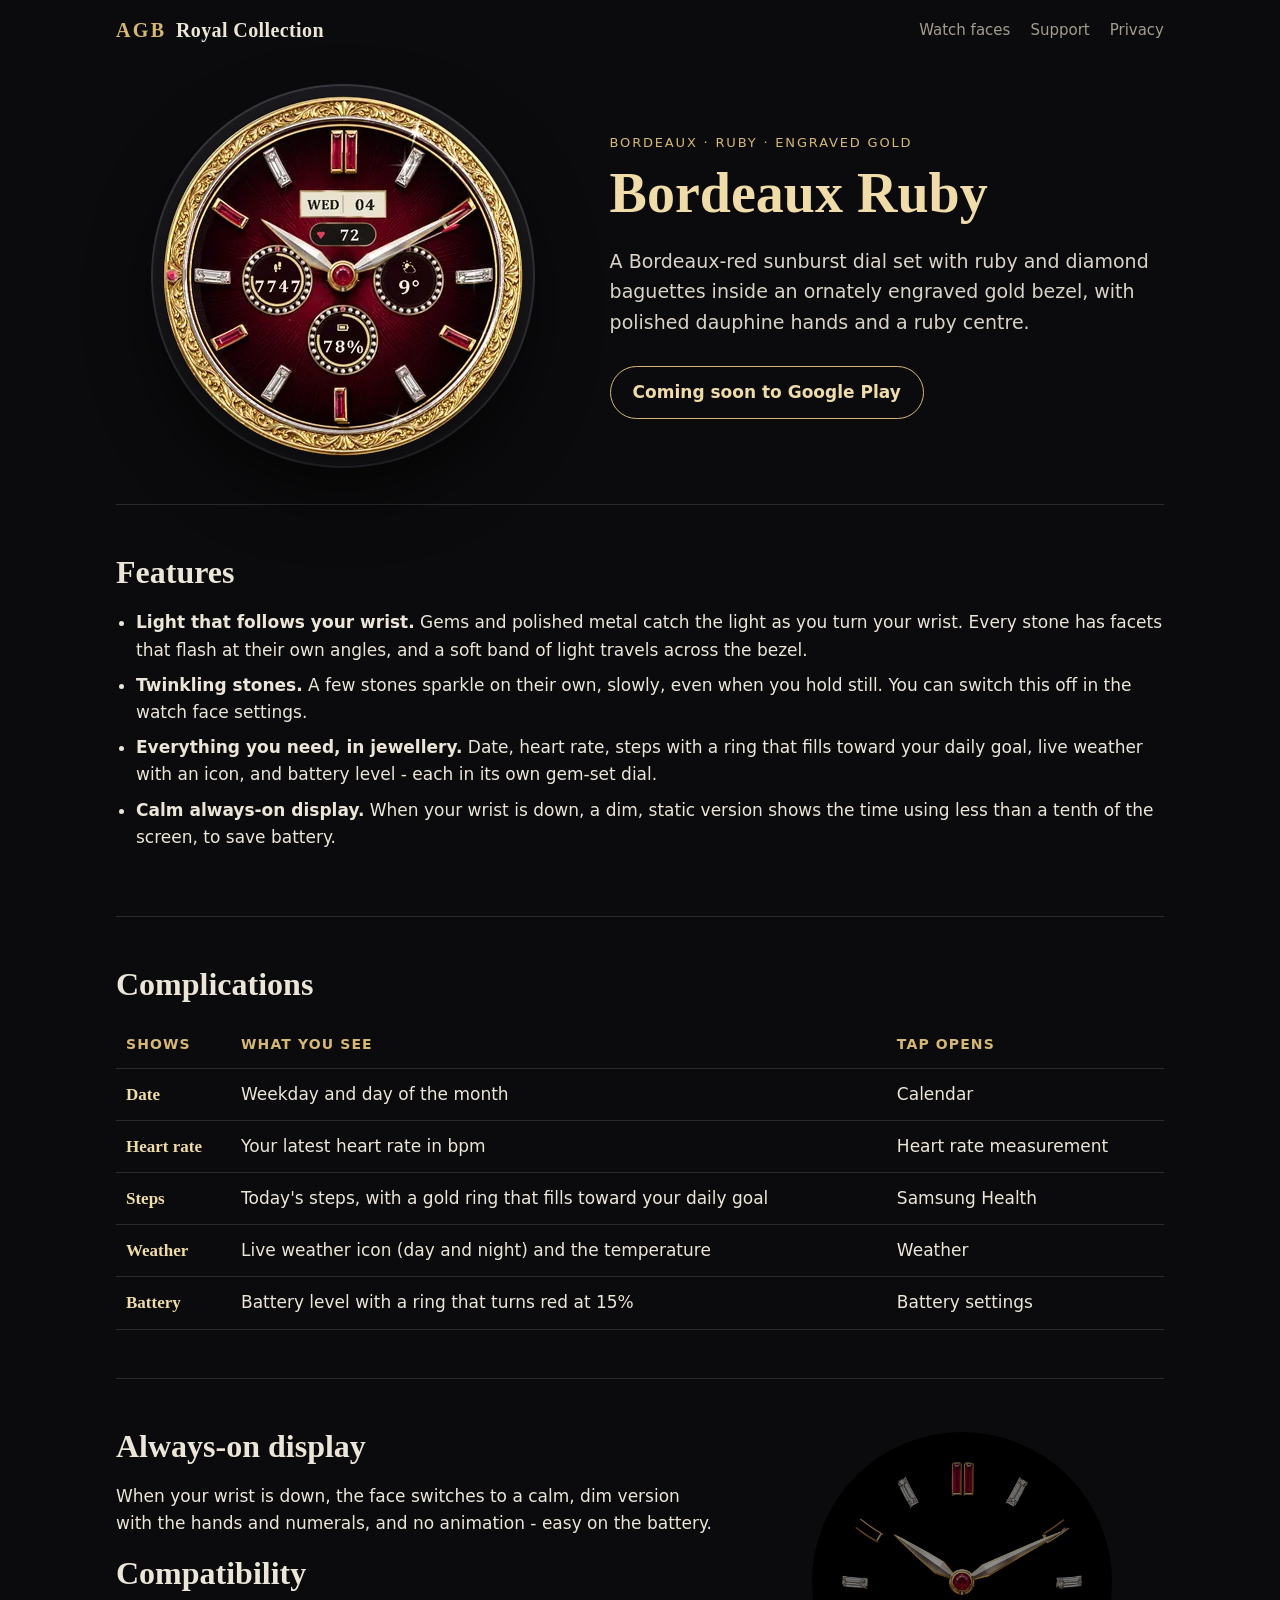
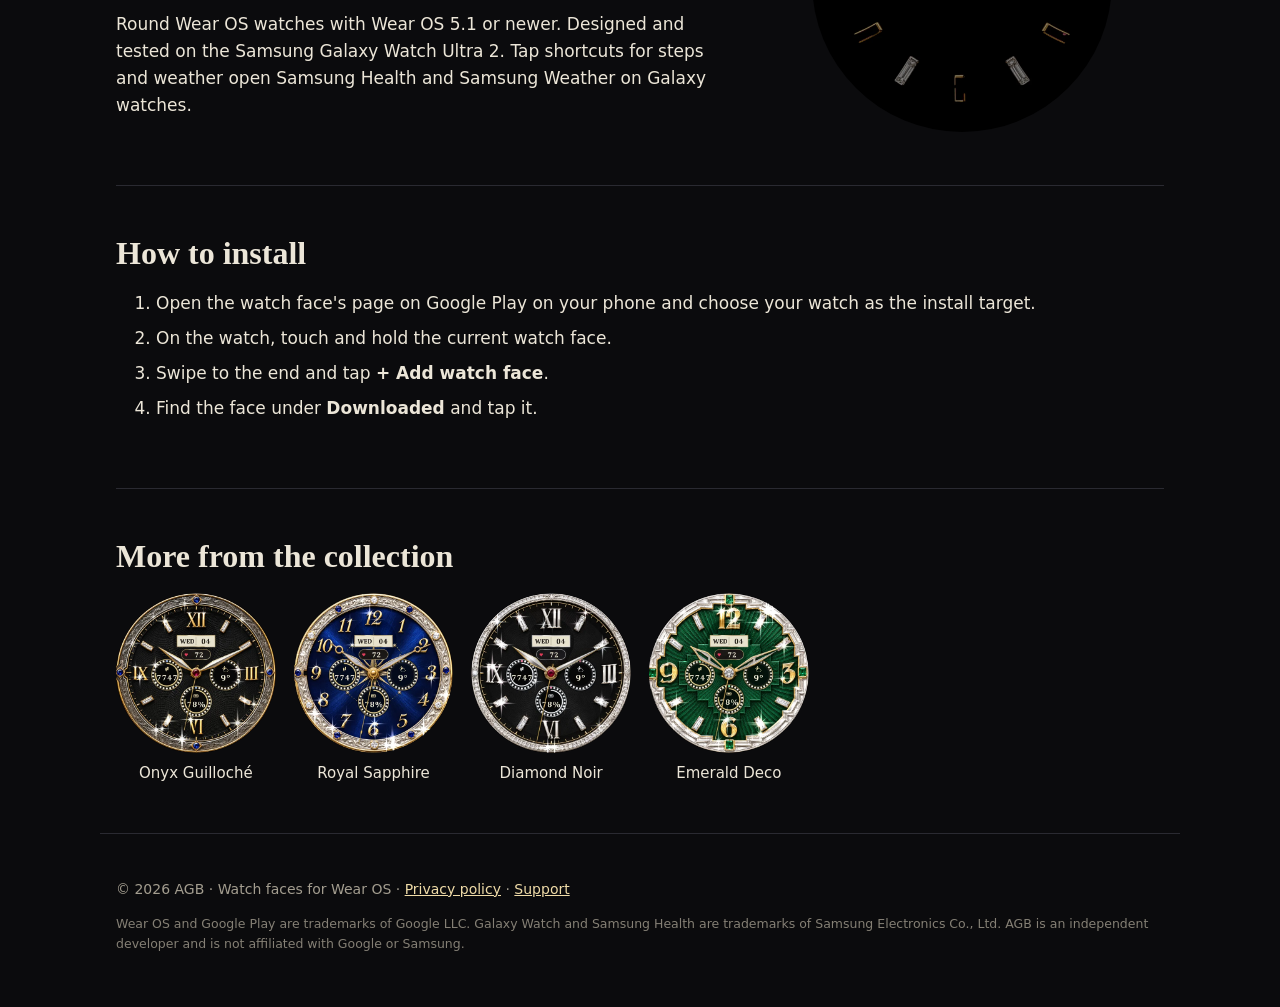
<file: faces/ruby.html>
<!doctype html>
<html lang="en">
<head>
<meta charset="utf-8">
<meta name="viewport" content="width=device-width, initial-scale=1">
<title>Bordeaux Ruby - AGB watch face for Wear OS</title>
<meta name="description" content="A Bordeaux-red sunburst dial set with ruby and diamond baguettes inside an ornately engraved gold bezel, with polished dauphine hands and a ruby centre.">
<meta property="og:title" content="Bordeaux Ruby - AGB watch face for Wear OS">
<meta property="og:description" content="A Bordeaux-red sunburst dial set with ruby and diamond baguettes inside an ornately engraved gold bezel, with polished dauphine hands and a ruby centre.">
<link rel="icon" type="image/png" href="../assets/favicon.png">
<link rel="stylesheet" href="../assets/style.css">
</head>
<body>
<header class="top">
  <a class="brand" href="../index.html"><span class="mark">AGB</span> Royal Collection</a>
  <nav><a href="../index.html#collection">Watch faces</a><a href="../support.html">Support</a><a href="../privacy.html">Privacy</a></nav>
</header>
<main>
<section class="face-hero">
  <div class="hero-art"><img src="../assets/ruby-shine.webp" alt="Bordeaux Ruby watch face catching the light" width="360" height="360"></div>
  <div class="hero-text">
    <p class="eyebrow">Bordeaux · ruby · engraved gold</p>
    <h1>Bordeaux Ruby</h1>
    <p class="lead">A Bordeaux-red sunburst dial set with ruby and diamond baguettes inside an ornately engraved gold bezel, with polished dauphine hands and a ruby centre.</p>
    <span class="btn ghost">Coming soon to Google Play</span>
  </div>
</section>
<section>
  <h2>Features</h2>
  <ul class="ticks">
<li><b>Light that follows your wrist.</b> Gems and polished metal catch the light as you turn your wrist. Every stone has facets that flash at their own angles, and a soft band of light travels across the bezel.</li>
<li><b>Twinkling stones.</b> A few stones sparkle on their own, slowly, even when you hold still. You can switch this off in the watch face settings.</li>
<li><b>Everything you need, in jewellery.</b> Date, heart rate, steps with a ring that fills toward your daily goal, live weather with an icon, and battery level - each in its own gem-set dial.</li>
<li><b>Calm always-on display.</b> When your wrist is down, a dim, static version shows the time using less than a tenth of the screen, to save battery.</li>
  </ul>
</section>
<section>
  <h2>Complications</h2>
  <div class="table-wrap"><table>
    <thead><tr><th>Shows</th><th>What you see</th><th>Tap opens</th></tr></thead>
    <tbody>
<tr><th>Date</th><td>Weekday and day of the month</td><td>Calendar</td></tr>
<tr><th>Heart rate</th><td>Your latest heart rate in bpm</td><td>Heart rate measurement</td></tr>
<tr><th>Steps</th><td>Today&#x27;s steps, with a gold ring that fills toward your daily goal</td><td>Samsung Health</td></tr>
<tr><th>Weather</th><td>Live weather icon (day and night) and the temperature</td><td>Weather</td></tr>
<tr><th>Battery</th><td>Battery level with a ring that turns red at 15%</td><td>Battery settings</td></tr>
    </tbody>
  </table></div>
</section>
<section class="split">
  <div>
    <h2>Always-on display</h2>
    <p>When your wrist is down, the face switches to a calm, dim version with the hands and numerals, and no animation - easy on the battery.</p>
    <h2>Compatibility</h2>
    <p>Round Wear OS watches with Wear OS 5.1 or newer. Designed and tested on the Samsung Galaxy Watch Ultra 2. Tap shortcuts for steps and weather open Samsung Health and Samsung Weather on Galaxy watches.</p>
  </div>
  <img class="aod" src="../assets/ruby-aod.webp" alt="Bordeaux Ruby always-on display" width="512" height="512" loading="lazy">
</section>
<section>
  <h2>How to install</h2>
  <ol class="steps">
<li>Open the watch face's page on Google Play on your phone and choose your watch as the install target.</li>
<li>On the watch, touch and hold the current watch face.</li>
<li>Swipe to the end and tap <b>+ Add watch face</b>.</li>
<li>Find the face under <b>Downloaded</b> and tap it.</li>
  </ol>
</section>
<section>
  <h2>More from the collection</h2>
  <div class="others">
<a href="onyx.html"><img src="../assets/onyx.webp" alt="" width="512" height="512" loading="lazy"><span>Onyx Guilloché</span></a>
<a href="sapphire.html"><img src="../assets/sapphire.webp" alt="" width="512" height="512" loading="lazy"><span>Royal Sapphire</span></a>
<a href="diamond.html"><img src="../assets/diamond.webp" alt="" width="512" height="512" loading="lazy"><span>Diamond Noir</span></a>
<a href="emerald.html"><img src="../assets/emerald.webp" alt="" width="512" height="512" loading="lazy"><span>Emerald Deco</span></a>
  </div>
</section>
</main>
<footer>
  <p>© 2026 AGB · Watch faces for Wear OS · <a href="../privacy.html">Privacy policy</a> · <a href="../support.html">Support</a></p>
  <p class="fine">Wear OS and Google Play are trademarks of Google LLC. Galaxy Watch and Samsung Health are trademarks of Samsung Electronics Co., Ltd. AGB is an independent developer and is not affiliated with Google or Samsung.</p>
</footer>
</body>
</html>
</file>
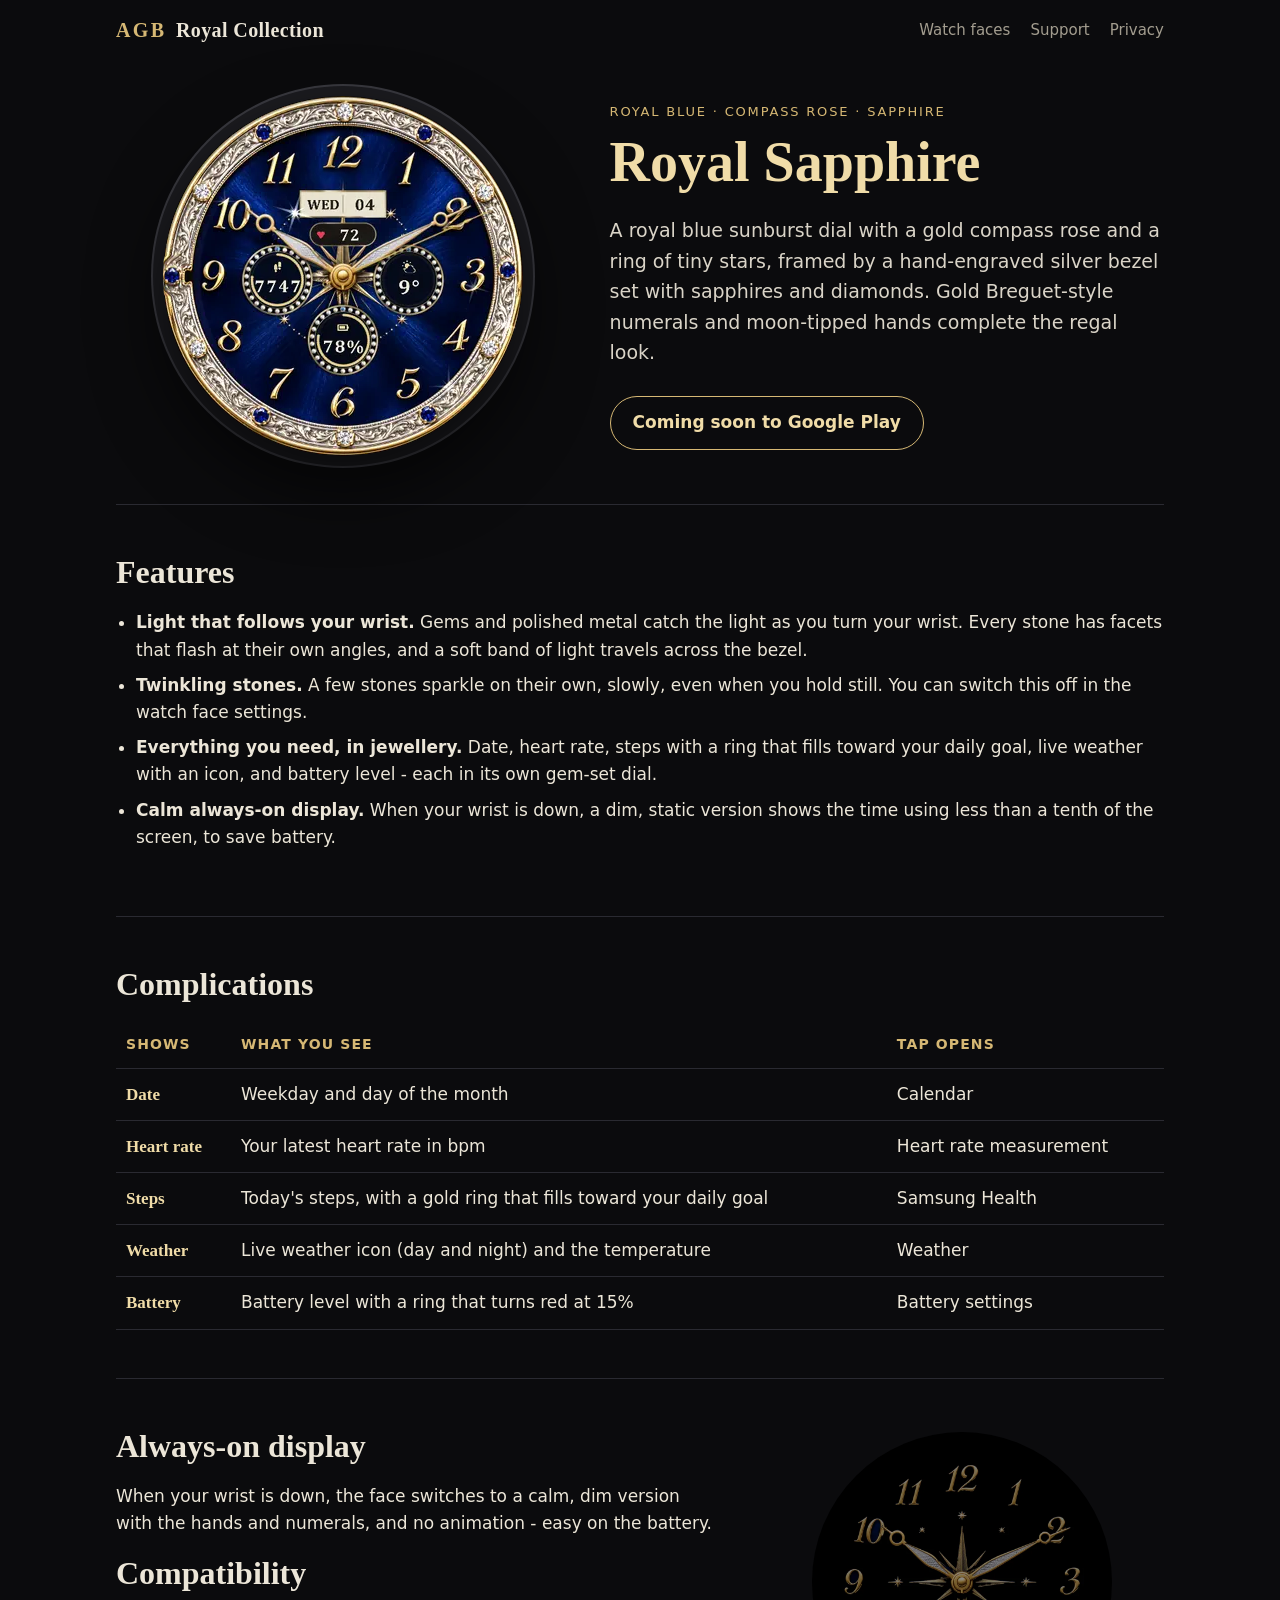
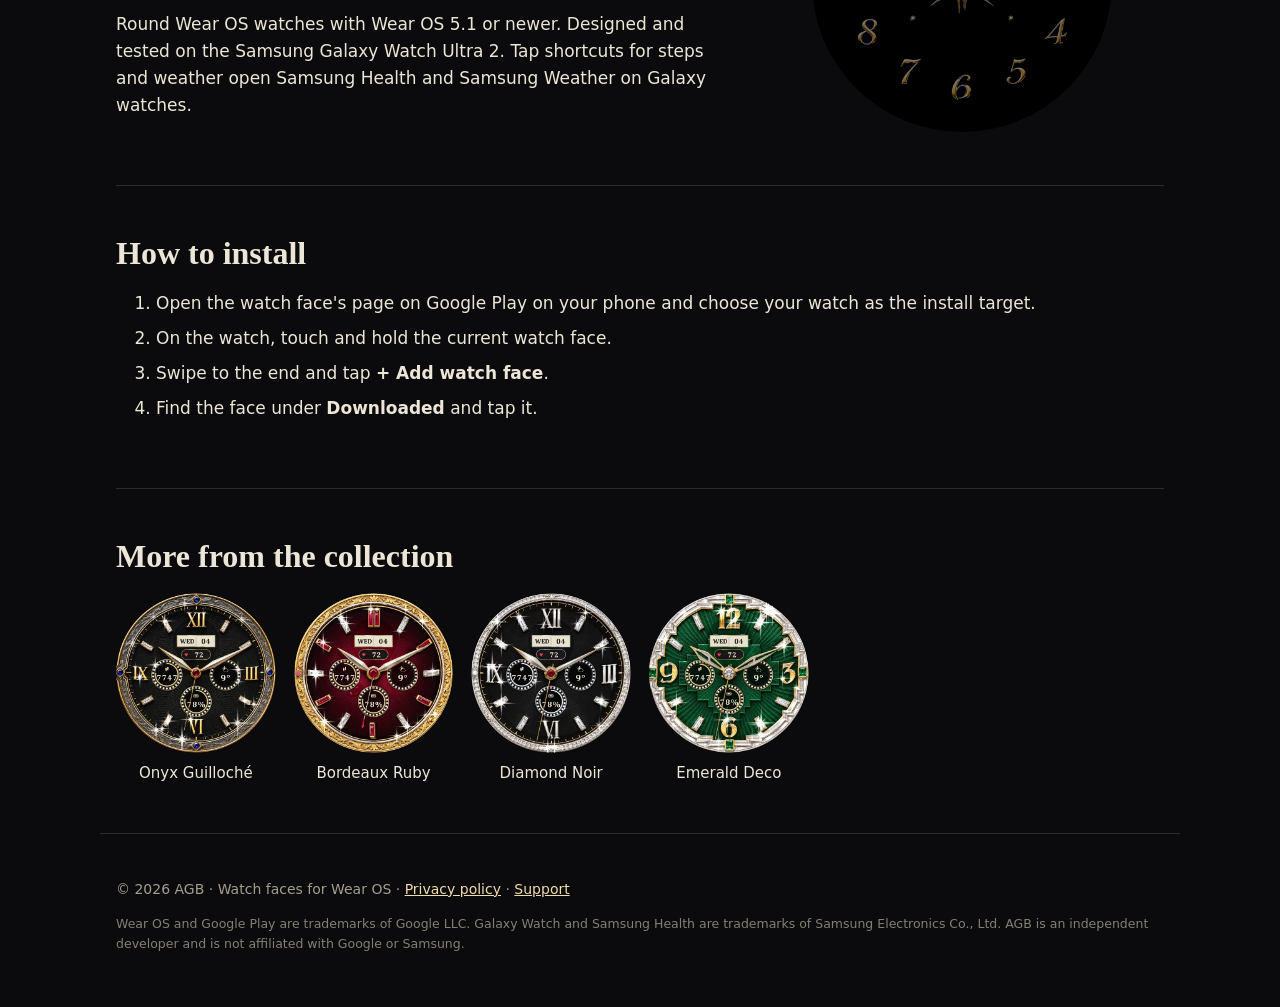
<file: faces/sapphire.html>
<!doctype html>
<html lang="en">
<head>
<meta charset="utf-8">
<meta name="viewport" content="width=device-width, initial-scale=1">
<title>Royal Sapphire - AGB watch face for Wear OS</title>
<meta name="description" content="A royal blue sunburst dial with a gold compass rose and a ring of tiny stars, framed by a hand-engraved silver bezel set with sapphires and diamonds. Gold Breguet-style numerals and moon-tipped hands complete the regal look.">
<meta property="og:title" content="Royal Sapphire - AGB watch face for Wear OS">
<meta property="og:description" content="A royal blue sunburst dial with a gold compass rose and a ring of tiny stars, framed by a hand-engraved silver bezel set with sapphires and diamonds. Gold Breguet-style numerals and moon-tipped hands complete the regal look.">
<link rel="icon" type="image/png" href="../assets/favicon.png">
<link rel="stylesheet" href="../assets/style.css">
</head>
<body>
<header class="top">
  <a class="brand" href="../index.html"><span class="mark">AGB</span> Royal Collection</a>
  <nav><a href="../index.html#collection">Watch faces</a><a href="../support.html">Support</a><a href="../privacy.html">Privacy</a></nav>
</header>
<main>
<section class="face-hero">
  <div class="hero-art"><img src="../assets/sapphire-shine.webp" alt="Royal Sapphire watch face catching the light" width="360" height="360"></div>
  <div class="hero-text">
    <p class="eyebrow">Royal blue · compass rose · sapphire</p>
    <h1>Royal Sapphire</h1>
    <p class="lead">A royal blue sunburst dial with a gold compass rose and a ring of tiny stars, framed by a hand-engraved silver bezel set with sapphires and diamonds. Gold Breguet-style numerals and moon-tipped hands complete the regal look.</p>
    <span class="btn ghost">Coming soon to Google Play</span>
  </div>
</section>
<section>
  <h2>Features</h2>
  <ul class="ticks">
<li><b>Light that follows your wrist.</b> Gems and polished metal catch the light as you turn your wrist. Every stone has facets that flash at their own angles, and a soft band of light travels across the bezel.</li>
<li><b>Twinkling stones.</b> A few stones sparkle on their own, slowly, even when you hold still. You can switch this off in the watch face settings.</li>
<li><b>Everything you need, in jewellery.</b> Date, heart rate, steps with a ring that fills toward your daily goal, live weather with an icon, and battery level - each in its own gem-set dial.</li>
<li><b>Calm always-on display.</b> When your wrist is down, a dim, static version shows the time using less than a tenth of the screen, to save battery.</li>
  </ul>
</section>
<section>
  <h2>Complications</h2>
  <div class="table-wrap"><table>
    <thead><tr><th>Shows</th><th>What you see</th><th>Tap opens</th></tr></thead>
    <tbody>
<tr><th>Date</th><td>Weekday and day of the month</td><td>Calendar</td></tr>
<tr><th>Heart rate</th><td>Your latest heart rate in bpm</td><td>Heart rate measurement</td></tr>
<tr><th>Steps</th><td>Today&#x27;s steps, with a gold ring that fills toward your daily goal</td><td>Samsung Health</td></tr>
<tr><th>Weather</th><td>Live weather icon (day and night) and the temperature</td><td>Weather</td></tr>
<tr><th>Battery</th><td>Battery level with a ring that turns red at 15%</td><td>Battery settings</td></tr>
    </tbody>
  </table></div>
</section>
<section class="split">
  <div>
    <h2>Always-on display</h2>
    <p>When your wrist is down, the face switches to a calm, dim version with the hands and numerals, and no animation - easy on the battery.</p>
    <h2>Compatibility</h2>
    <p>Round Wear OS watches with Wear OS 5.1 or newer. Designed and tested on the Samsung Galaxy Watch Ultra 2. Tap shortcuts for steps and weather open Samsung Health and Samsung Weather on Galaxy watches.</p>
  </div>
  <img class="aod" src="../assets/sapphire-aod.webp" alt="Royal Sapphire always-on display" width="512" height="512" loading="lazy">
</section>
<section>
  <h2>How to install</h2>
  <ol class="steps">
<li>Open the watch face's page on Google Play on your phone and choose your watch as the install target.</li>
<li>On the watch, touch and hold the current watch face.</li>
<li>Swipe to the end and tap <b>+ Add watch face</b>.</li>
<li>Find the face under <b>Downloaded</b> and tap it.</li>
  </ol>
</section>
<section>
  <h2>More from the collection</h2>
  <div class="others">
<a href="onyx.html"><img src="../assets/onyx.webp" alt="" width="512" height="512" loading="lazy"><span>Onyx Guilloché</span></a>
<a href="ruby.html"><img src="../assets/ruby.webp" alt="" width="512" height="512" loading="lazy"><span>Bordeaux Ruby</span></a>
<a href="diamond.html"><img src="../assets/diamond.webp" alt="" width="512" height="512" loading="lazy"><span>Diamond Noir</span></a>
<a href="emerald.html"><img src="../assets/emerald.webp" alt="" width="512" height="512" loading="lazy"><span>Emerald Deco</span></a>
  </div>
</section>
</main>
<footer>
  <p>© 2026 AGB · Watch faces for Wear OS · <a href="../privacy.html">Privacy policy</a> · <a href="../support.html">Support</a></p>
  <p class="fine">Wear OS and Google Play are trademarks of Google LLC. Galaxy Watch and Samsung Health are trademarks of Samsung Electronics Co., Ltd. AGB is an independent developer and is not affiliated with Google or Samsung.</p>
</footer>
</body>
</html>
</file>
<file: assets/style.css>
:root {
  --bg: #0b0b0d; --bg-2: #131316; --line: #2a2a31; --text: #ece6d8; --muted: #a39d8f;
  --gold: #d6b874; --gold-2: #f0dca8;
  --serif: Georgia, "Times New Roman", serif;
  --sans: system-ui, -apple-system, "Segoe UI", Roboto, sans-serif;
}
* { box-sizing: border-box; }
html { scroll-behavior: smooth; }
body { margin: 0; background: var(--bg); color: var(--text); font: 17px/1.6 var(--sans); }
a { color: var(--gold-2); }
img { max-width: 100%; height: auto; display: block; }
main { max-width: 1080px; margin: 0 auto; padding: 0 16px; }
.top { max-width: 1080px; margin: 0 auto; padding: 18px 16px; display: flex; align-items: center; justify-content: space-between; gap: 16px; flex-wrap: wrap; }
.brand { font: 600 20px/1 var(--serif); color: var(--text); text-decoration: none; letter-spacing: .02em; }
.brand .mark { color: var(--gold); letter-spacing: .12em; margin-right: 4px; }
nav { display: flex; gap: 20px; }
nav a { color: var(--muted); text-decoration: none; font-size: 15px; }
nav a:hover { color: var(--gold-2); }
h1, h2, h3 { font-family: var(--serif); font-weight: 600; line-height: 1.2; }
h1 { font-size: clamp(34px, 6vw, 56px); margin: 6px 0 16px; color: var(--gold-2); }
h2 { font-size: clamp(24px, 3.4vw, 32px); margin: 0 0 18px; }
h3 { font-size: 20px; margin: 12px 0 6px; }
section { padding: 48px 0; border-top: 1px solid var(--line); }
section:first-child { border-top: 0; }
.eyebrow { text-transform: uppercase; letter-spacing: .14em; font-size: 13px; color: var(--gold); margin: 0; }
.lead { font-size: 19px; color: var(--text); opacity: .92; max-width: 34em; }
.btn { display: inline-block; margin-top: 10px; padding: 12px 22px; border-radius: 999px; background: linear-gradient(135deg, #e9cf8c, #b8954c); color: #18130a; font-weight: 600; text-decoration: none; }
.btn.ghost { background: transparent; border: 1px solid var(--gold); color: var(--gold-2); }
.hero, .face-hero { display: grid; grid-template-columns: 1.1fr .9fr; gap: 40px; align-items: center; padding-top: 36px; }
.face-hero { grid-template-columns: .9fr 1.1fr; }
.hero-art img { width: min(360px, 100%); margin: 0 auto; border-radius: 50%; box-shadow: 0 30px 70px rgba(0,0,0,.7), 0 0 0 10px #1c1c20, 0 0 0 12px #3a3a40; }
.grid { display: grid; grid-template-columns: repeat(auto-fill, minmax(190px, 1fr)); gap: 22px; }
.card { background: var(--bg-2); border: 1px solid var(--line); border-radius: 18px; padding: 16px; text-decoration: none; color: var(--text); transition: transform .15s, border-color .15s; }
.card:hover { transform: translateY(-3px); border-color: var(--gold); }
.card img { border-radius: 50%; }
.card p { margin: 0; color: var(--muted); font-size: 14px; }
.feats { display: grid; grid-template-columns: repeat(auto-fit, minmax(230px, 1fr)); gap: 22px; }
.feat { background: var(--bg-2); border: 1px solid var(--line); border-radius: 16px; padding: 18px 20px; }
.feat h3 { color: var(--gold-2); margin-top: 0; }
.feat p { margin: 0; color: var(--muted); }
.ticks { padding-left: 20px; }
.ticks li { margin: 8px 0; }
.table-wrap { overflow-x: auto; }
table { width: 100%; border-collapse: collapse; min-width: 520px; }
th, td { text-align: left; padding: 12px 10px; border-bottom: 1px solid var(--line); vertical-align: top; }
thead th { color: var(--gold); font-weight: 600; font-size: 14px; text-transform: uppercase; letter-spacing: .08em; }
tbody th { color: var(--gold-2); font-family: var(--serif); white-space: nowrap; }
.split { display: grid; grid-template-columns: 1.2fr .8fr; gap: 40px; align-items: center; }
.aod { border-radius: 50%; width: min(300px, 100%); margin: 0 auto; }
.steps li { margin: 8px 0; }
.others { display: grid; grid-template-columns: repeat(auto-fill, minmax(150px, 1fr)); gap: 18px; }
.others a { text-decoration: none; color: var(--text); text-align: center; font-size: 15px; }
.others img { border-radius: 50%; margin-bottom: 8px; }
.doc { max-width: 760px; margin: 0 auto; padding: 36px 0 60px; }
.doc h2 { margin-top: 34px; font-size: 24px; }
.meta { color: var(--muted); margin-top: -8px; }
.callout { border: 1px solid var(--gold); background: #1b170d; border-radius: 12px; padding: 14px 18px; }
details { border: 1px solid var(--line); border-radius: 12px; padding: 12px 16px; margin: 10px 0; background: var(--bg-2); }
summary { cursor: pointer; font-weight: 600; }
details p { margin: 10px 0 2px; color: var(--muted); }
.todo { background: #5a1a1a; color: #ffd0d0; padding: 1px 6px; border-radius: 4px; }
footer { max-width: 1080px; margin: 0 auto; padding: 30px 16px 40px; border-top: 1px solid var(--line); color: var(--muted); font-size: 14px; }
footer .fine { font-size: 12.5px; opacity: .8; }
@media (max-width: 760px) {
  .hero, .face-hero, .split { grid-template-columns: 1fr; gap: 24px; }
  .face-hero .hero-art { order: -1; }
  section { padding: 36px 0; }
  nav { gap: 14px; }
}
</file>
